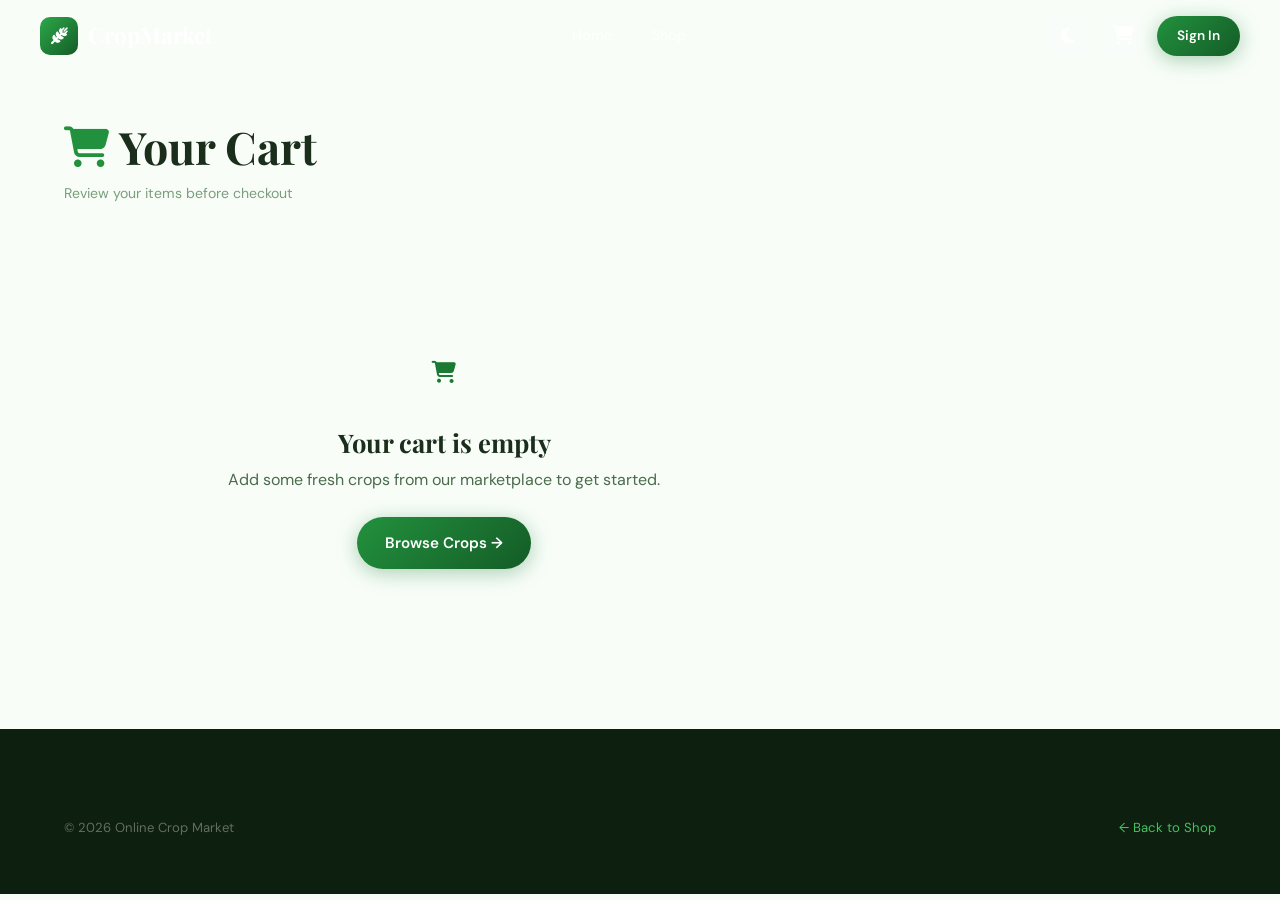
<file: cart.html>
<!DOCTYPE html>
<html lang="en">
<head>
  <meta charset="UTF-8">
  <meta name="viewport" content="width=device-width, initial-scale=1.0">
  <title>Shopping Cart — Online Crop Market</title>
  <link rel="stylesheet" href="style.css">
  <link rel="icon" href="favicon.svg" type="image/svg+xml">
</head>
<body data-page="cart">
  <div id="toast-container"></div>

  <nav id="navbar">
    <div class="nav-inner">
      <a href="index.html" class="nav-logo"><div class="logo-icon"><i class="fa-solid fa-wheat-awn" aria-hidden="true"></i></div>CropMarket</a>
      <div class="nav-links">
        <a href="index.html">Home</a>
        <a href="products.html">Shop</a>
      </div>
      <div class="nav-actions">
        <button class="theme-toggle" title="Toggle theme"><i class="fa-solid fa-moon" aria-hidden="true"></i></button>
        <button class="cart-btn" title="Cart" type="button">
          <i class="fa-solid fa-cart-shopping" aria-hidden="true"></i>
          <span class="cart-badge" style="display:none">0</span>
        </button>
        <a href="login.html" class="btn btn-primary btn-sm">Sign In</a>
      </div>
    </div>
  </nav>

  <div class="container">
    <div class="cart-layout">

      <!-- Cart Items -->
      <div>
        <h2 class="icon-heading" style="margin-bottom:8px"><i class="fa-solid fa-cart-shopping" aria-hidden="true"></i> Your Cart</h2>
        <p style="color:var(--text-light);font-size:.88rem;margin-bottom:24px">Review your items before checkout</p>

        <!-- Empty state -->
        <div class="empty-cart" id="empty-cart" style="display:none">
          <div class="ec-icon"><i class="fa-solid fa-cart-shopping" aria-hidden="true"></i></div>
          <h3>Your cart is empty</h3>
          <p style="margin-bottom:24px">Add some fresh crops from our marketplace to get started.</p>
          <a href="products.html" class="btn btn-primary">Browse Crops →</a>
        </div>

        <!-- Cart items list -->
        <div id="cart-items"></div>

        <!-- Continue shopping -->
        <div style="margin-top:16px;display:none" id="cart-continue-shopping">
          <a href="products.html" class="btn btn-outline">← Continue Shopping</a>
        </div>
      </div>

      <!-- Order Summary -->
      <div id="cart-order-panel">
        <div class="cart-summary">
          <h3>Order Summary</h3>
          <div class="summary-line"><span>Subtotal</span><span class="cart-subtotal">ZMW 0</span></div>
          <div class="summary-line hidden-line"><span>Promo (FRESH10)</span><span class="cart-discount">—</span></div>
          <div class="summary-line"><span>Delivery Fee</span><span class="cart-delivery">ZMW 25</span></div>
          <div class="summary-line"><span>Platform Fee (5%)</span><span class="cart-fee">—</span></div>
          <div class="summary-total">
            <span>Total</span>
            <span class="cart-total">ZMW 0</span>
          </div>
          <a href="checkout.html" id="cart-checkout-link" class="btn btn-primary" style="width:100%;justify-content:center;margin-top:24px;padding:16px">
            Proceed to Checkout →
          </a>
          <div style="display:flex;align-items:center;justify-content:center;gap:8px;margin-top:16px;font-size:.78rem;color:var(--text-light)">
            <i class="fa-solid fa-lock" aria-hidden="true"></i> Secure checkout · Mobile Money · Card
          </div>
        </div>

        <!-- Promo code -->
        <div style="background:var(--white);border:1px solid var(--border);border-radius:var(--radius-lg);padding:20px;margin-top:16px">
          <p style="font-size:.88rem;font-weight:600;color:var(--text-dark);margin-bottom:12px"><i class="fa-solid fa-tag" aria-hidden="true"></i> Have a promo code?</p>
          <div style="display:flex;gap:8px">
            <input type="text" id="promo-code-input" placeholder="Try FRESH10" style="flex:1;padding:10px 14px;border:2px solid var(--border);border-radius:100px;outline:none;background:var(--off-white);color:var(--text-dark);font-size:.85rem">
            <button type="button" class="btn btn-outline btn-sm" id="promo-apply-btn">Apply</button>
          </div>
        </div>
      </div>

    </div>
  </div>

  <footer>
    <div class="footer-bottom" style="max-width:1200px;margin:0 auto;padding:24px">
      <span>© 2026 Online Crop Market</span>
      <a href="products.html" style="color:var(--green-400)">← Back to Shop</a>
    </div>
  </footer>

  <script src="api-client.js"></script>
  <script src="script.js"></script>
</body>
</html>
</file>
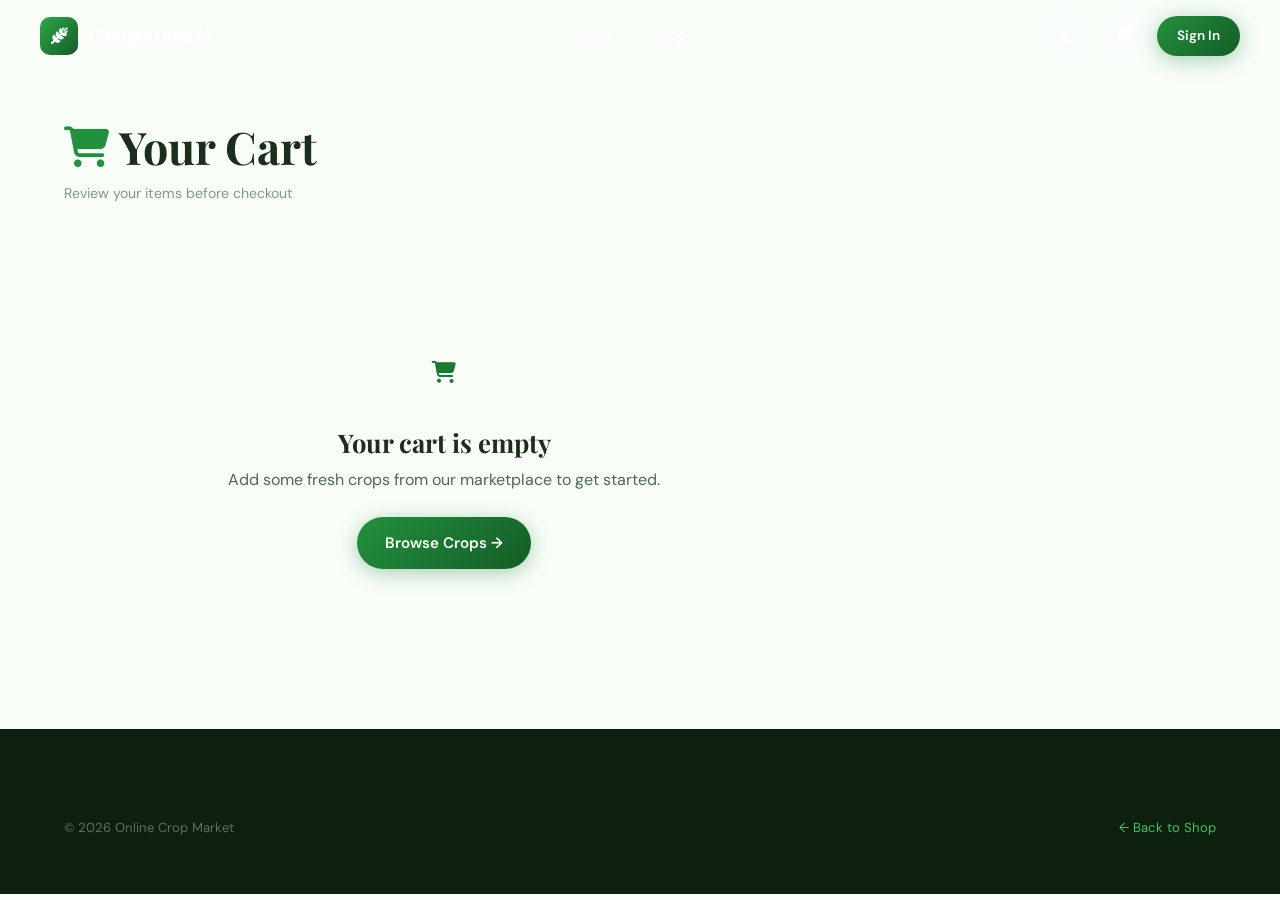
<file: checkout.html>
<!DOCTYPE html>
<html lang="en">
<head>
  <meta charset="UTF-8">
  <meta name="viewport" content="width=device-width, initial-scale=1.0">
  <title>Checkout — Online Crop Market</title>
  <link rel="stylesheet" href="style.css">
  <link rel="icon" href="favicon.svg" type="image/svg+xml">
</head>
<body data-page="checkout">
  <div id="toast-container"></div>

  <nav id="navbar">
    <div class="nav-inner">
      <a href="index.html" class="nav-logo"><div class="logo-icon"><i class="fa-solid fa-wheat-awn" aria-hidden="true"></i></div>CropMarket</a>
      <div class="nav-links">
        <a href="cart.html">← Back to Cart</a>
      </div>
      <div class="nav-actions">
        <button class="theme-toggle" title="Toggle theme"><i class="fa-solid fa-moon" aria-hidden="true"></i></button>
        <button class="cart-btn" title="Cart" type="button">
          <i class="fa-solid fa-cart-shopping" aria-hidden="true"></i>
          <span class="cart-badge" style="display:none">0</span>
        </button>
      </div>
    </div>
  </nav>

  <div class="container">
    <div class="checkout-layout">

      <!-- Left: Forms -->
      <div>
        <!-- Delivery Address -->
        <div class="checkout-card">
          <h3 class="icon-heading"><i class="fa-solid fa-location-dot" aria-hidden="true"></i> Delivery Address</h3>
          <div class="form-row">
            <div class="form-group"><label>First Name</label><input type="text" placeholder="John"></div>
            <div class="form-group"><label>Last Name</label><input type="text" placeholder="Banda"></div>
          </div>
          <div class="form-group"><label>Phone Number</label><input type="tel" placeholder="+260 97 123 4567"></div>
          <div class="form-group">
            <label>Province</label>
            <select>
              <option>Lusaka Province</option>
              <option>Copperbelt Province</option>
              <option>Central Province</option>
              <option>Eastern Province</option>
              <option>Northern Province</option>
              <option>Southern Province</option>
              <option>Western Province</option>
            </select>
          </div>
          <div class="form-row">
            <div class="form-group"><label>Town / City</label><input type="text" placeholder="Lusaka"></div>
            <div class="form-group"><label>Area / Compound</label><input type="text" placeholder="Northmead"></div>
          </div>
          <div class="form-group"><label>Street / Plot Number</label><input type="text" placeholder="Plot 123, Main Road"></div>
          <div class="form-group">
            <label>Delivery Instructions (optional)</label>
            <textarea placeholder="e.g. Leave at the gate, call on arrival…" style="min-height:80px"></textarea>
          </div>
        </div>

        <!-- Payment Method -->
        <div class="checkout-card">
          <h3 class="icon-heading"><i class="fa-solid fa-credit-card" aria-hidden="true"></i> Payment Method</h3>

          <div class="payment-tabs">
            <div class="payment-tab active" data-method="mobile">
              <div class="pt-icon"><i class="fa-solid fa-mobile-screen" aria-hidden="true"></i></div>
              Mobile Money
            </div>
            <div class="payment-tab" data-method="card">
              <div class="pt-icon"><i class="fa-solid fa-credit-card" aria-hidden="true"></i></div>
              Credit / Debit Card
            </div>
            <div class="payment-tab" data-method="cod">
              <div class="pt-icon"><i class="fa-solid fa-money-bill-wave" aria-hidden="true"></i></div>
              Cash on Delivery
            </div>
          </div>

          <!-- Mobile Money -->
          <div class="payment-form active" id="form-mobile">
            <div class="form-group">
              <label>Mobile Network</label>
              <select>
                <option>Airtel Money</option>
                <option>MTN Mobile Money</option>
                <option>Zamtel Kwacha</option>
              </select>
            </div>
            <div class="form-group">
              <label>Mobile Number</label>
              <input type="tel" placeholder="+260 97 000 0000">
            </div>
            <div style="background:var(--green-50);border:1px solid var(--green-200,var(--green-300));border-radius:var(--radius-sm);padding:14px 16px;font-size:.83rem;color:var(--green-700);margin-top:4px">
              <i class="fa-solid fa-mobile-screen" aria-hidden="true"></i> After placing your order, you will receive a payment prompt on your phone. Enter your PIN to complete the payment.
            </div>
          </div>

          <!-- Card Payment -->
          <div class="payment-form" id="form-card">
            <div class="form-group"><label>Card Number</label><input type="text" placeholder="1234 5678 9012 3456" maxlength="19"></div>
            <div class="form-group"><label>Cardholder Name</label><input type="text" placeholder="JOHN BANDA"></div>
            <div class="form-row">
              <div class="form-group"><label>Expiry Date</label><input type="text" placeholder="MM/YY" maxlength="5"></div>
              <div class="form-group"><label>CVV</label><input type="text" placeholder="123" maxlength="4"></div>
            </div>
            <div style="background:#dbeafe;border-radius:var(--radius-sm);padding:12px 16px;font-size:.82rem;color:#1d4ed8;margin-top:4px">
              <i class="fa-solid fa-lock" aria-hidden="true"></i> Your card details are encrypted and never stored on our servers.
            </div>
          </div>

          <!-- Cash on Delivery -->
          <div class="payment-form" id="form-cod">
            <div style="text-align:center;padding:24px;color:var(--text-mid)">
              <div class="dash-quick-icon" style="font-size:2.5rem"><i class="fa-solid fa-money-bill-wave" aria-hidden="true"></i></div>
              <p style="font-size:.9rem;line-height:1.6">Pay with cash when your order is delivered. Our delivery agent will collect payment at your door.</p>
              <p style="font-size:.8rem;color:var(--text-light);margin-top:8px">Available for Lusaka deliveries only.</p>
            </div>
          </div>
        </div>

        <!-- Place Order -->
        <button class="btn btn-primary btn-lg" style="width:100%;justify-content:center" onclick="placeOrder()">
          <i class="fa-solid fa-check" aria-hidden="true"></i> Place Order
        </button>
        <p style="text-align:center;font-size:.78rem;color:var(--text-light);margin-top:12px">
          <i class="fa-solid fa-lock" aria-hidden="true"></i> Secure 256-bit SSL encryption · By placing this order you agree to our Terms
        </p>
      </div>

      <!-- Right: Order Summary -->
      <div>
        <div class="checkout-card" style="position:sticky;top:96px">
          <h3 class="icon-heading"><i class="fa-solid fa-box" aria-hidden="true"></i> Order Summary</h3>
          <div id="order-items" style="margin-bottom:20px"></div>
          <div class="summary-line"><span>Subtotal</span><span class="order-subtotal">ZMW 0</span></div>
          <div class="summary-line hidden-line"><span>Promo (FRESH10)</span><span class="order-discount">—</span></div>
          <div class="summary-line"><span>Delivery</span><span class="order-delivery">ZMW 25</span></div>
          <div class="summary-line"><span>Platform Fee (5%)</span><span class="order-fee">—</span></div>
          <div class="summary-total" style="margin-top:16px">
            <span>Total</span>
            <span class="order-total">ZMW 0</span>
          </div>

          <div style="margin-top:20px;padding:14px;background:var(--green-50);border-radius:var(--radius-md);font-size:.8rem;color:var(--text-mid)">
            <i class="fa-solid fa-truck-fast" aria-hidden="true"></i> <strong>Estimated Delivery:</strong> 24–48 hours for Lusaka<br>
            <i class="fa-solid fa-leaf" aria-hidden="true"></i> <strong>Quality Guaranteed</strong> or full refund
          </div>
        </div>
      </div>

    </div>
  </div>

  <!-- ── Order Success Modal ── -->
  <div class="modal-overlay" id="success-modal">
    <div class="modal" style="max-width:480px">
      <div class="modal-body">
        <div class="success-modal">
          <div class="success-check"><i class="fa-solid fa-circle-check" aria-hidden="true"></i></div>
          <h3>Order Placed Successfully!</h3>
          <p>Thank you for your order. Your fresh produce is on its way!</p>
          <div class="order-number" id="order-id">OCM-000000</div>
          <p style="font-size:.82rem;color:var(--text-light)">You will receive a confirmation SMS on your registered phone number.</p>
          <div style="display:flex;gap:12px;justify-content:center;margin-top:24px;flex-wrap:wrap">
            <a href="products.html" class="btn btn-primary">Continue Shopping</a>
            <a href="index.html" class="btn btn-outline">Back to Home</a>
          </div>
        </div>
      </div>
    </div>
  </div>

  <footer>
    <div class="footer-bottom" style="max-width:1200px;margin:0 auto;padding:24px">
      <span>© 2026 Online Crop Market</span>
      <span><i class="fa-solid fa-lock" aria-hidden="true"></i> Secure Checkout</span>
    </div>
  </footer>

  <script src="api-client.js"></script>
  <script src="script.js"></script>
</body>
</html>
</file>
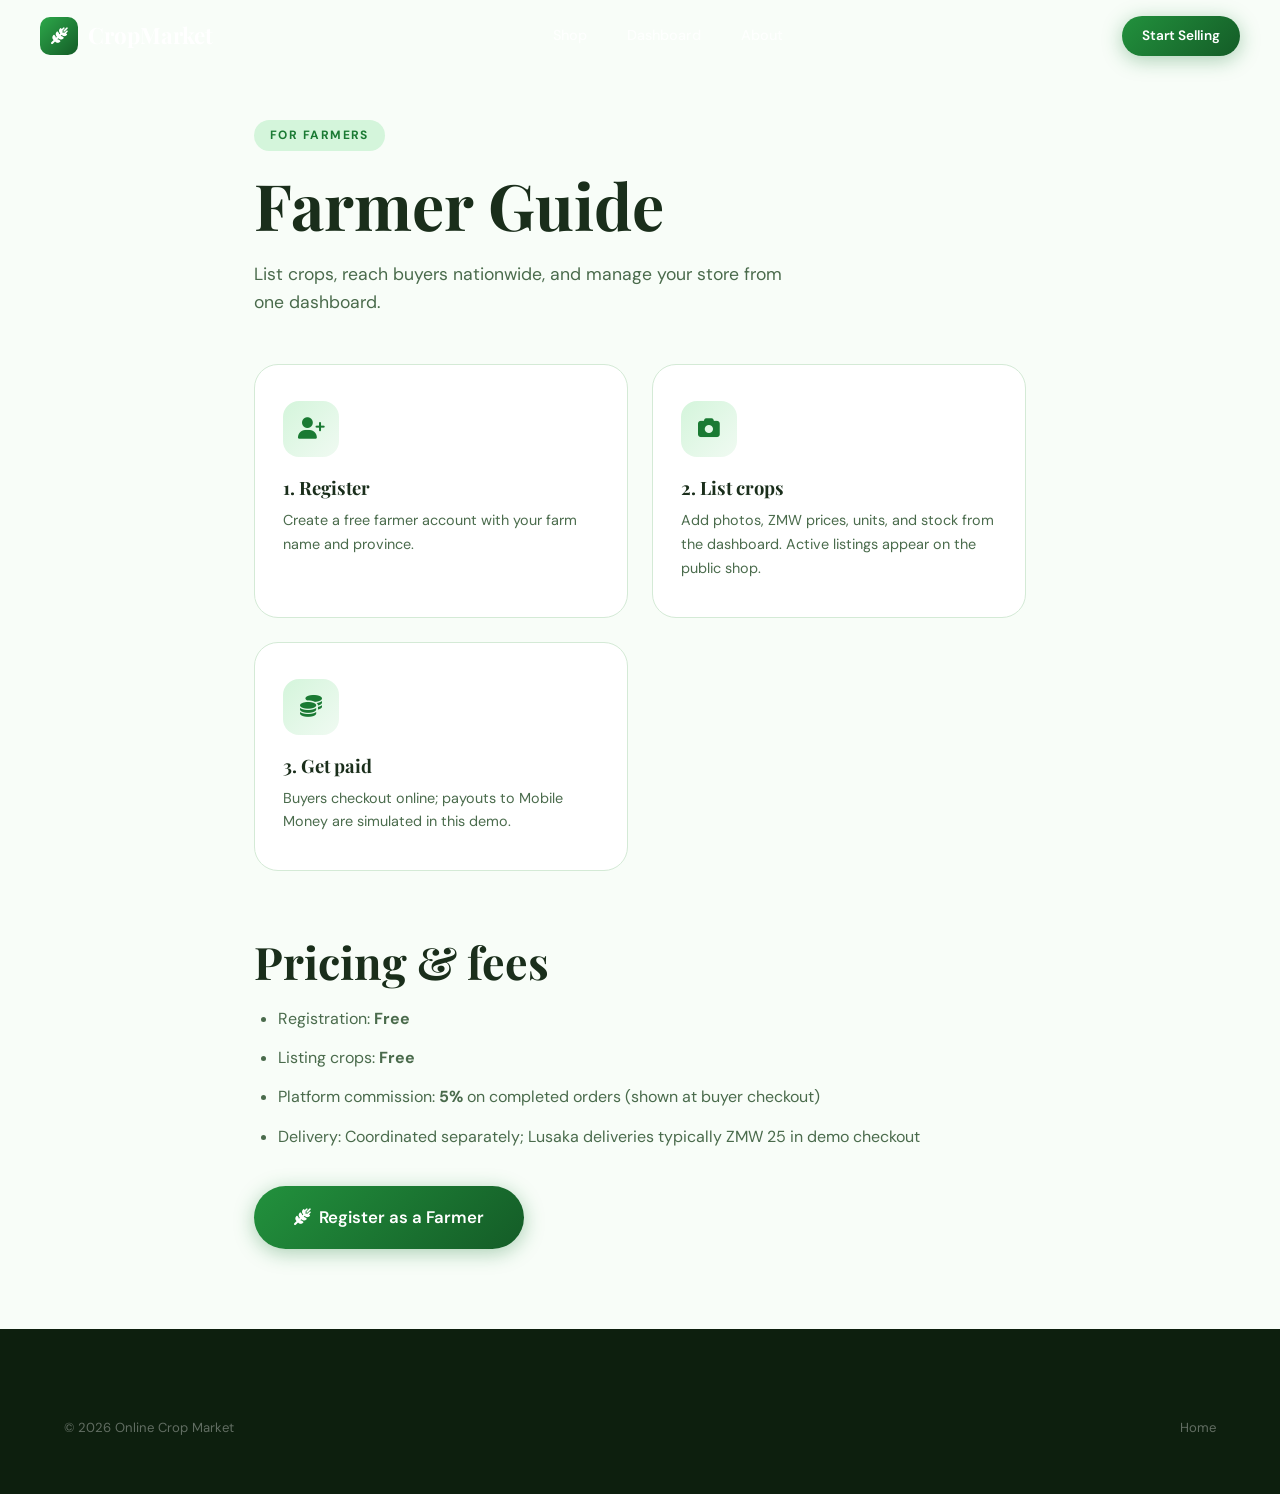
<file: farmer-guide.html>
<!DOCTYPE html>
<html lang="en">
<head>
  <meta charset="UTF-8">
  <meta name="viewport" content="width=device-width, initial-scale=1.0">
  <title>Farmer Guide — Online Crop Market</title>
  <link rel="stylesheet" href="style.css">
  <link rel="icon" href="favicon.svg" type="image/svg+xml">
</head>
<body>
  <div id="toast-container"></div>
  <nav id="navbar">
    <div class="nav-inner">
      <a href="index.html" class="nav-logo"><div class="logo-icon"><i class="fa-solid fa-wheat-awn" aria-hidden="true"></i></div>CropMarket</a>
      <div class="nav-links"><a href="products.html">Shop</a><a href="farmer-dashboard.html">Dashboard</a><a href="about.html">About</a></div>
      <div class="nav-actions"><a href="register.html?type=farmer" class="btn btn-primary btn-sm">Start Selling</a></div>
    </div>
  </nav>

  <main class="container legal-page">
    <span class="section-tag">For Farmers</span>
    <h1 class="section-title">Farmer Guide</h1>
    <p class="section-sub">List crops, reach buyers nationwide, and manage your store from one dashboard.</p>

    <div class="features-grid" style="margin-top:48px">
      <div class="feature-card">
        <div class="feature-icon"><i class="fa-solid fa-user-plus" aria-hidden="true"></i></div>
        <h3>1. Register</h3>
        <p>Create a free farmer account with your farm name and province.</p>
      </div>
      <div class="feature-card">
        <div class="feature-icon"><i class="fa-solid fa-camera" aria-hidden="true"></i></div>
        <h3>2. List crops</h3>
        <p>Add photos, ZMW prices, units, and stock from the dashboard. Active listings appear on the public shop.</p>
      </div>
      <div class="feature-card">
        <div class="feature-icon"><i class="fa-solid fa-coins" aria-hidden="true"></i></div>
        <h3>3. Get paid</h3>
        <p>Buyers checkout online; payouts to Mobile Money are simulated in this demo.</p>
      </div>
    </div>

    <section id="pricing" style="margin-top:64px">
      <h2 class="section-title">Pricing & fees</h2>
      <ul class="legal-body" style="list-style:disc;padding-left:24px;margin-top:16px">
        <li>Registration: <strong>Free</strong></li>
        <li>Listing crops: <strong>Free</strong></li>
        <li>Platform commission: <strong>5%</strong> on completed orders (shown at buyer checkout)</li>
        <li>Delivery: Coordinated separately; Lusaka deliveries typically ZMW 25 in demo checkout</li>
      </ul>
      <a href="register.html?type=farmer" class="btn btn-primary btn-lg" style="margin-top:24px"><i class="fa-solid fa-wheat-awn" aria-hidden="true"></i> Register as a Farmer</a>
    </section>
  </main>

  <footer><div class="footer-bottom" style="max-width:1200px;margin:0 auto;padding:24px"><span>© 2026 Online Crop Market</span><a href="index.html">Home</a></div></footer>
  <script src="api-client.js"></script>
  <script src="script.js"></script>
</body>
</html>
</file>
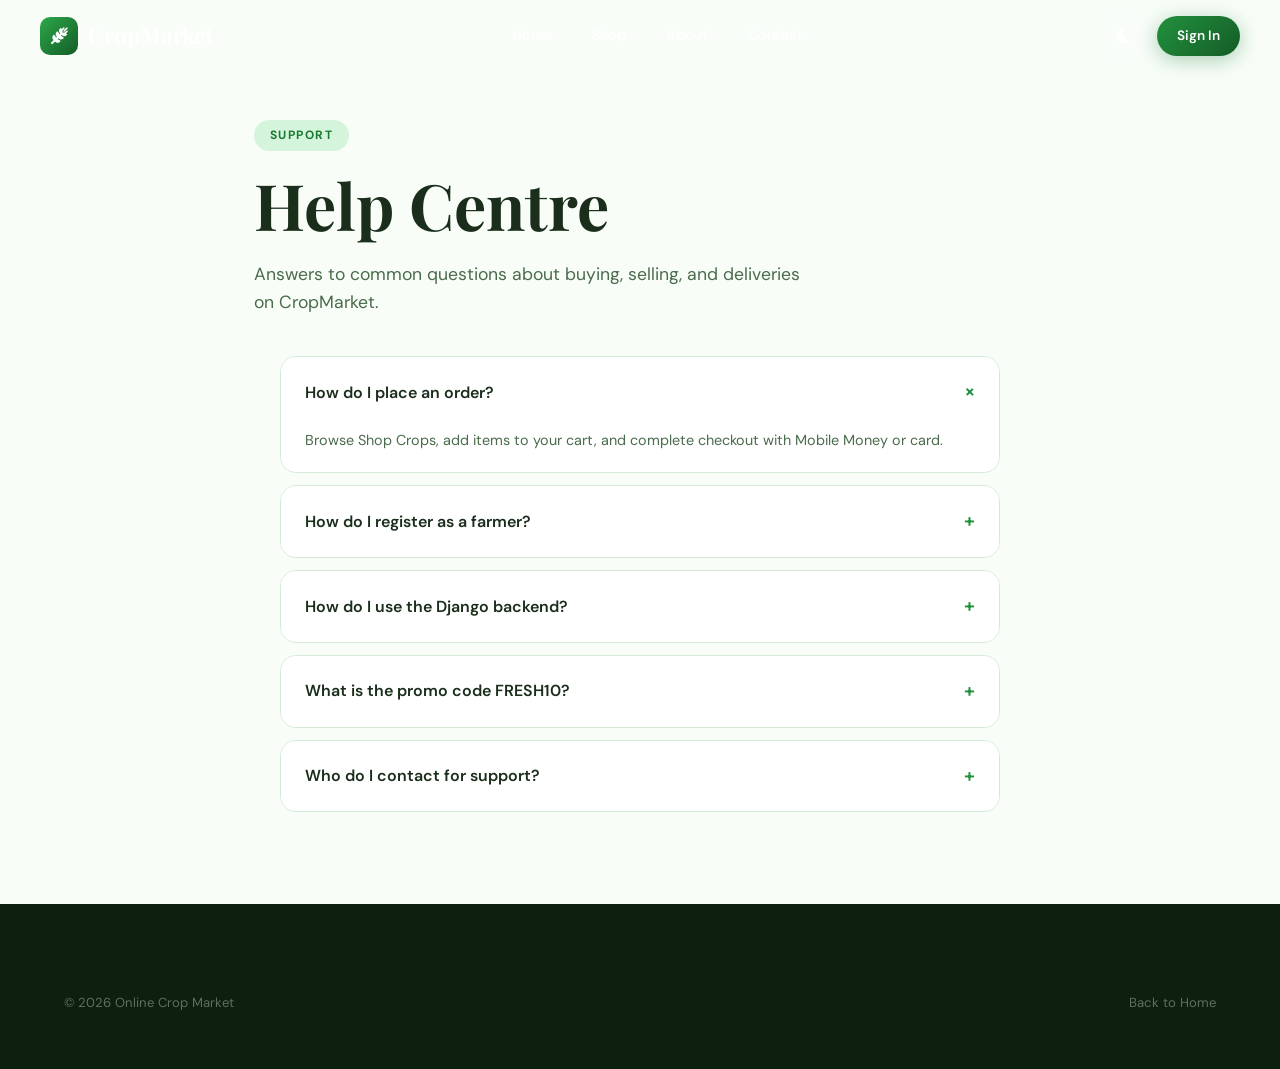
<file: help.html>
<!DOCTYPE html>
<html lang="en">
<head>
  <meta charset="UTF-8">
  <meta name="viewport" content="width=device-width, initial-scale=1.0">
  <title>Help Centre — Online Crop Market</title>
  <link rel="stylesheet" href="style.css">
  <link rel="icon" href="favicon.svg" type="image/svg+xml">
</head>
<body data-page="help">
  <div id="toast-container"></div>
  <nav id="navbar">
    <div class="nav-inner">
      <a href="index.html" class="nav-logo"><div class="logo-icon"><i class="fa-solid fa-wheat-awn" aria-hidden="true"></i></div>CropMarket</a>
      <div class="nav-links">
        <a href="index.html">Home</a>
        <a href="products.html">Shop</a>
        <a href="about.html">About</a>
        <a href="index.html#contact">Contact</a>
      </div>
      <div class="nav-actions">
        <button class="theme-toggle" title="Toggle theme" type="button"><i class="fa-solid fa-moon" aria-hidden="true"></i></button>
        <a href="login.html" class="btn btn-primary btn-sm">Sign In</a>
      </div>
    </div>
  </nav>

  <main class="container legal-page">
    <span class="section-tag">Support</span>
    <h1 class="section-title">Help Centre</h1>
    <p class="section-sub">Answers to common questions about buying, selling, and deliveries on CropMarket.</p>

    <div class="faq-list" style="margin-top:40px">
      <div class="faq-item open">
        <div class="faq-q">How do I place an order? <i class="faq-icon">+</i></div>
        <div class="faq-a">Browse <a href="products.html">Shop Crops</a>, add items to your cart, and complete checkout with Mobile Money or card.</div>
      </div>
      <div class="faq-item">
        <div class="faq-q">How do I register as a farmer? <i class="faq-icon">+</i></div>
        <div class="faq-a"><a href="register.html?type=farmer">Create a farmer account</a>, then use the dashboard to list crops with photos and prices.</div>
      </div>
      <div class="faq-item">
        <div class="faq-q">How do I use the Django backend? <i class="faq-icon">+</i></div>
        <div class="faq-a">From the <code>backend</code> folder run <code>python manage.py runserver</code>, then open <a href="http://127.0.0.1:8000/">127.0.0.1:8000</a>. Demo accounts: <strong>buyer@demo.com</strong> or <strong>farmer@demo.com</strong>, password <strong>123456</strong>.</div>
      </div>
      <div class="faq-item">
        <div class="faq-q">What is the promo code FRESH10? <i class="faq-icon">+</i></div>
        <div class="faq-a">Enter <strong>FRESH10</strong> on the cart page for 10% off your subtotal (demo promotion).</div>
      </div>
      <div class="faq-item">
        <div class="faq-q">Who do I contact for support? <i class="faq-icon">+</i></div>
        <div class="faq-a">Email <a href="mailto:hello@onlinecropmarket.zm">hello@onlinecropmarket.zm</a> or call +260 97 123 4567, Mon–Fri 08:00–18:00 CAT.</div>
      </div>
    </div>
  </main>

  <footer>
    <div class="footer-bottom" style="max-width:1200px;margin:0 auto;padding:24px">
      <span>© 2026 Online Crop Market</span>
      <a href="index.html">Back to Home</a>
    </div>
  </footer>
  <script src="api-client.js"></script>
  <script src="script.js"></script>
</body>
</html>
</file>
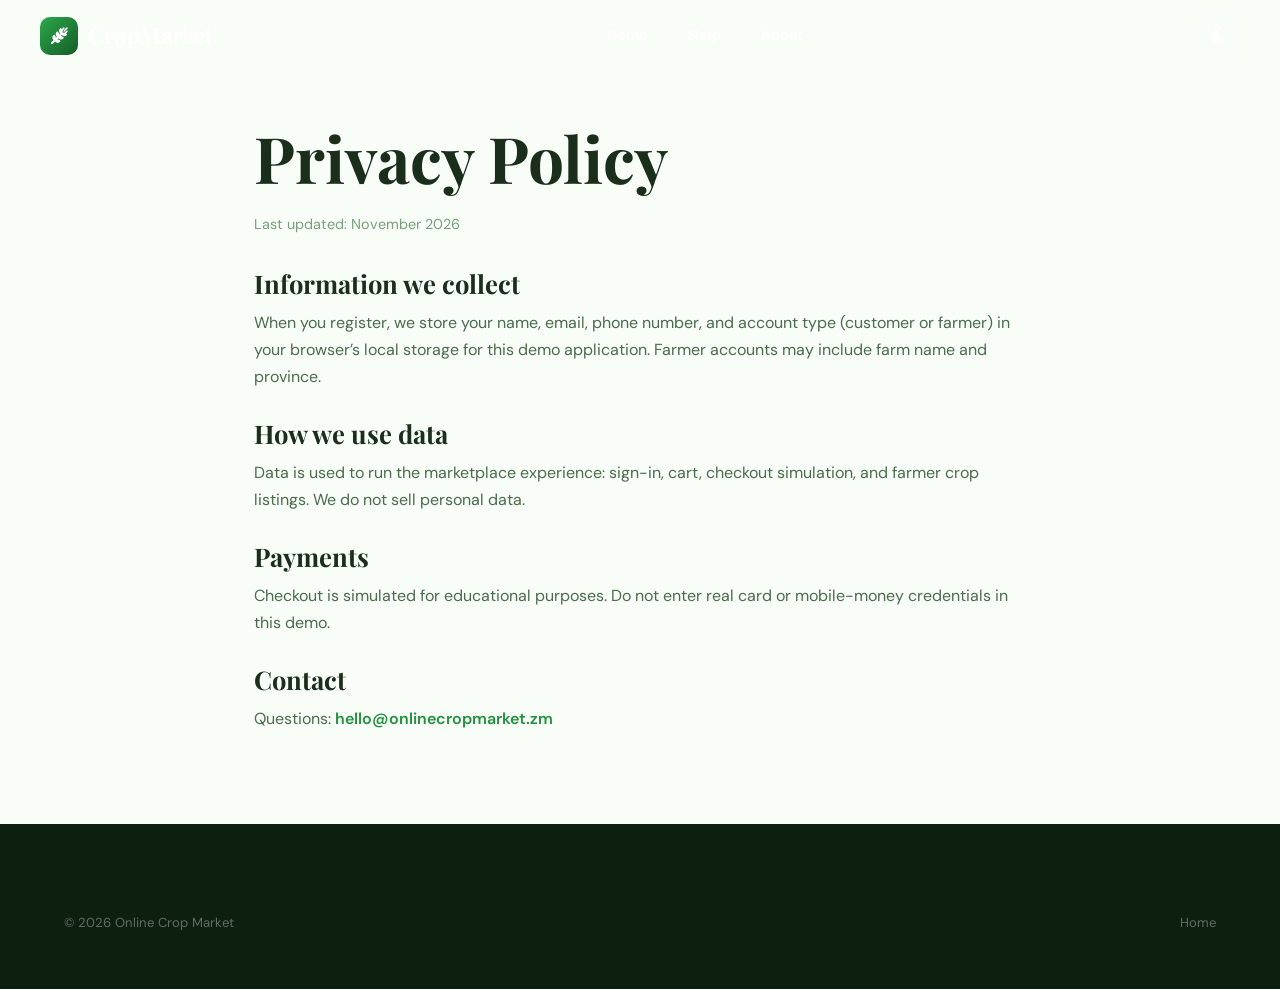
<file: privacy.html>
<!DOCTYPE html>
<html lang="en">
<head>
  <meta charset="UTF-8">
  <meta name="viewport" content="width=device-width, initial-scale=1.0">
  <title>Privacy Policy — Online Crop Market</title>
  <link rel="stylesheet" href="style.css">
  <link rel="icon" href="favicon.svg" type="image/svg+xml">
</head>
<body>
  <div id="toast-container"></div>
  <nav id="navbar">
    <div class="nav-inner">
      <a href="index.html" class="nav-logo"><div class="logo-icon"><i class="fa-solid fa-wheat-awn" aria-hidden="true"></i></div>CropMarket</a>
      <div class="nav-links"><a href="index.html">Home</a><a href="products.html">Shop</a><a href="about.html">About</a></div>
      <div class="nav-actions"><button class="theme-toggle" title="Toggle theme" type="button"><i class="fa-solid fa-moon" aria-hidden="true"></i></button></div>
    </div>
  </nav>

  <main class="container legal-page">
    <h1 class="section-title">Privacy Policy</h1>
    <p class="legal-updated">Last updated: November 2026</p>
    <div class="legal-body">
      <h3>Information we collect</h3>
      <p>When you register, we store your name, email, phone number, and account type (customer or farmer) in your browser’s local storage for this demo application. Farmer accounts may include farm name and province.</p>
      <h3>How we use data</h3>
      <p>Data is used to run the marketplace experience: sign-in, cart, checkout simulation, and farmer crop listings. We do not sell personal data.</p>
      <h3>Payments</h3>
      <p>Checkout is simulated for educational purposes. Do not enter real card or mobile-money credentials in this demo.</p>
      <h3>Contact</h3>
      <p>Questions: <a href="mailto:hello@onlinecropmarket.zm">hello@onlinecropmarket.zm</a></p>
    </div>
  </main>

  <footer><div class="footer-bottom" style="max-width:1200px;margin:0 auto;padding:24px"><span>© 2026 Online Crop Market</span><a href="index.html">Home</a></div></footer>
  <script src="api-client.js"></script>
  <script src="script.js"></script>
</body>
</html>
</file>
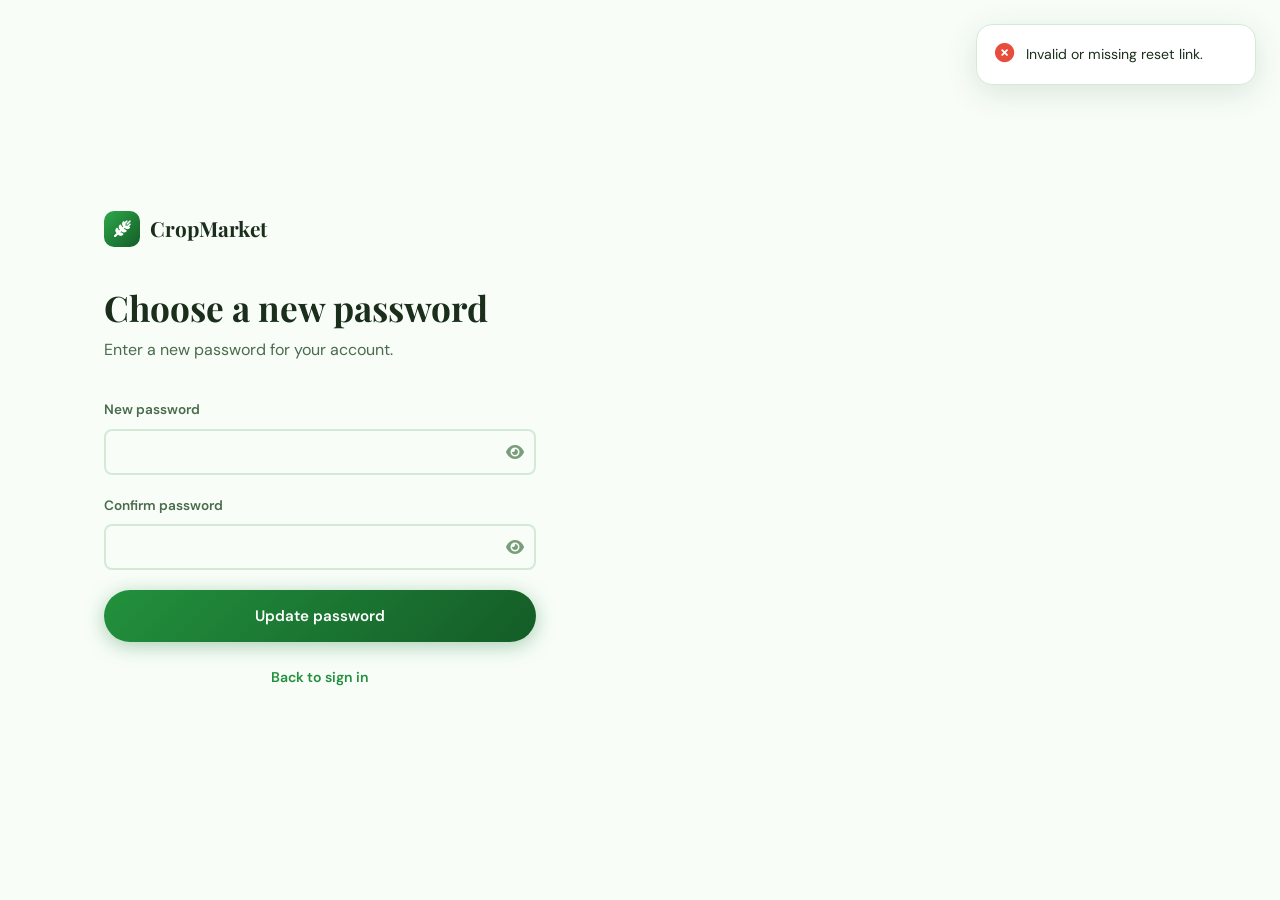
<file: reset-password.html>
<!DOCTYPE html>
<html lang="en">
<head>
  <meta charset="UTF-8">
  <meta name="viewport" content="width=device-width, initial-scale=1.0">
  <title>Reset Password — CropMarket</title>
  <link rel="stylesheet" href="style.css">
  <link rel="icon" href="favicon.svg" type="image/svg+xml">
</head>
<body data-page="reset">
  <div id="toast-container"></div>
  <div class="auth-layout">
    <div class="auth-form-wrap" style="width:100%;max-width:480px;margin:0 auto;padding:48px 24px">
      <div class="auth-form-inner">
        <a href="index.html" class="auth-logo"><div class="logo-icon"><i class="fa-solid fa-wheat-awn" aria-hidden="true"></i></div>CropMarket</a>
        <h1 class="auth-title">Choose a new password</h1>
        <p class="auth-subtitle">Enter a new password for your account.</p>
        <form id="reset-password-form">
          <div class="form-group">
            <label>New password</label>
            <div class="password-toggle">
              <input type="password" name="password" minlength="6" required autocomplete="new-password">
              <button type="button" class="eye-btn" aria-label="Show password"><i class="fa-solid fa-eye"></i></button>
            </div>
          </div>
          <div class="form-group">
            <label>Confirm password</label>
            <div class="password-toggle">
              <input type="password" name="confirm" minlength="6" required autocomplete="new-password">
              <button type="button" class="eye-btn" aria-label="Show password"><i class="fa-solid fa-eye"></i></button>
            </div>
          </div>
          <button type="submit" class="btn btn-primary" style="width:100%;justify-content:center;padding:16px">Update password</button>
        </form>
        <p class="auth-footer" style="margin-top:24px"><a href="login.html">Back to sign in</a></p>
      </div>
    </div>
  </div>
  <script src="api-client.js"></script>
  <script src="script.js"></script>
</body>
</html>
</file>
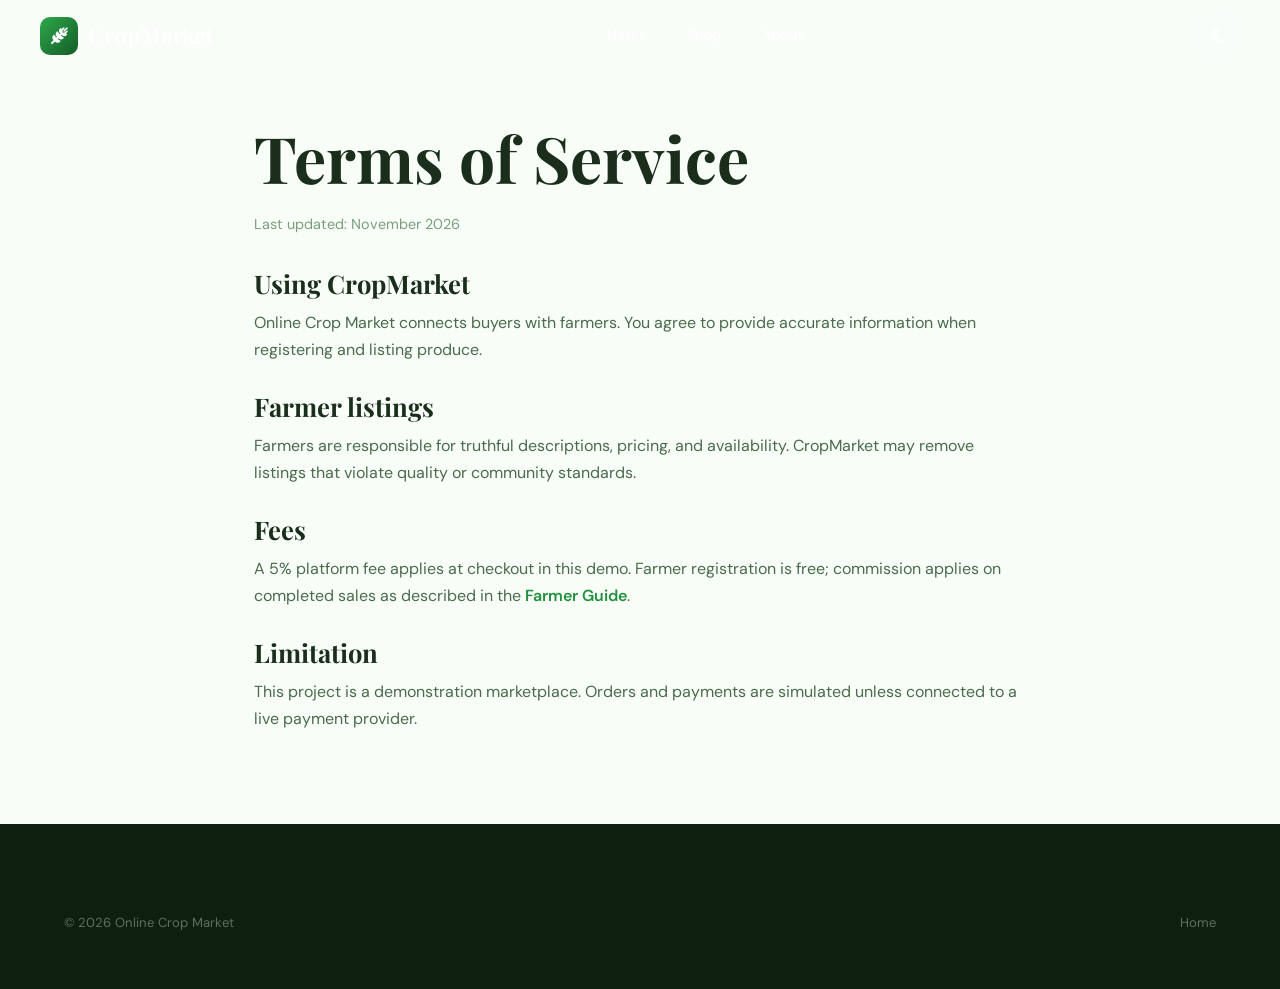
<file: terms.html>
<!DOCTYPE html>
<html lang="en">
<head>
  <meta charset="UTF-8">
  <meta name="viewport" content="width=device-width, initial-scale=1.0">
  <title>Terms of Service — Online Crop Market</title>
  <link rel="stylesheet" href="style.css">
  <link rel="icon" href="favicon.svg" type="image/svg+xml">
</head>
<body>
  <div id="toast-container"></div>
  <nav id="navbar">
    <div class="nav-inner">
      <a href="index.html" class="nav-logo"><div class="logo-icon"><i class="fa-solid fa-wheat-awn" aria-hidden="true"></i></div>CropMarket</a>
      <div class="nav-links"><a href="index.html">Home</a><a href="products.html">Shop</a><a href="about.html">About</a></div>
      <div class="nav-actions"><button class="theme-toggle" title="Toggle theme" type="button"><i class="fa-solid fa-moon" aria-hidden="true"></i></button></div>
    </div>
  </nav>

  <main class="container legal-page">
    <h1 class="section-title">Terms of Service</h1>
    <p class="legal-updated">Last updated: November 2026</p>
    <div class="legal-body">
      <h3>Using CropMarket</h3>
      <p>Online Crop Market connects buyers with farmers. You agree to provide accurate information when registering and listing produce.</p>
      <h3>Farmer listings</h3>
      <p>Farmers are responsible for truthful descriptions, pricing, and availability. CropMarket may remove listings that violate quality or community standards.</p>
      <h3>Fees</h3>
      <p>A 5% platform fee applies at checkout in this demo. Farmer registration is free; commission applies on completed sales as described in the <a href="farmer-guide.html#pricing">Farmer Guide</a>.</p>
      <h3>Limitation</h3>
      <p>This project is a demonstration marketplace. Orders and payments are simulated unless connected to a live payment provider.</p>
    </div>
  </main>

  <footer><div class="footer-bottom" style="max-width:1200px;margin:0 auto;padding:24px"><span>© 2026 Online Crop Market</span><a href="index.html">Home</a></div></footer>
  <script src="api-client.js"></script>
  <script src="script.js"></script>
</body>
</html>
</file>
<file: style.css>
/* =============================================
   ONLINE CROP MARKET - Main Stylesheet
   ============================================= */

@import url('https://fonts.googleapis.com/css2?family=Playfair+Display:wght@700;800&family=DM+Sans:wght@300;400;500;600;700&display=swap');
@import url('https://cdnjs.cloudflare.com/ajax/libs/font-awesome/6.5.1/css/all.min.css');

/* ── Icon utilities (Font Awesome) ── */
.logo-icon i,
.feature-icon i,
.value-icon i,
.ci-icon i,
.af-icon i,
.sl-icon i,
.st-icon i,
.ec-icon i,
.pt-icon i,
.success-check i,
.ciu-icon i,
.upload-icon i,
.search-bar > i,
.wishlist-btn i {
  line-height: 1;
}
.logo-icon i { font-size: 1.05rem; color: #fff; }
.feature-icon i,
.value-icon i,
.st-icon i,
.ec-icon i,
.pt-icon i,
.ciu-icon i,
.upload-icon i { font-size: 1.35rem; color: var(--green-700); }
.ci-icon i { font-size: 1rem; color: var(--green-600); }
.af-icon i { font-size: 1rem; color: var(--green-600); }
.sl-icon i { font-size: .95rem; width: 22px; text-align: center; color: inherit; }
.success-check i { font-size: 2rem; color: var(--green-600); }
.social-link i { font-size: .95rem; }
.icon-heading { display: inline-flex; align-items: center; gap: 10px; }
.icon-heading i { color: var(--green-600); font-size: .9em; }
.btn i { margin-right: 6px; }
.btn i:only-child { margin-right: 0; }
.filter-btn i { margin-right: 6px; opacity: .85; }
.mobile-menu a i { width: 18px; text-align: center; margin-right: 8px; opacity: .7; }
.partner-badge i { margin-right: 8px; color: var(--green-600); }
.dash-quick-icon { font-size: 1.75rem; margin-bottom: 8px; color: var(--green-600); }
.ustatus::before { content: none; }
.ustatus { display: flex; align-items: center; gap: 6px; }
.ustatus .status-dot {
  width: 8px; height: 8px; border-radius: 50%;
  background: var(--green-400); flex-shrink: 0;
}

/* ── CSS Variables ── */
:root {
  --green-900: #0f3d1a;
  --green-800: #145c27;
  --green-700: #1a7a33;
  --green-600: #22913d;
  --green-500: #2da84a;
  --green-400: #45c162;
  --green-300: #72d387;
  --green-100: #d4f5db;
  --green-50:  #f0faf2;
  --gold:      #e8a020;
  --gold-light:#ffd166;
  --dark:      #0d1f0e;
  --text-dark: #1a2e1b;
  --text-mid:  #4a6b4c;
  --text-light:#7a9e7c;
  --white:     #ffffff;
  --off-white: #f8fdf8;
  --border:    #d4ead6;
  --shadow-sm: 0 2px 8px rgba(15,61,26,.08);
  --shadow-md: 0 8px 32px rgba(15,61,26,.12);
  --shadow-lg: 0 20px 60px rgba(15,61,26,.16);
  --radius-sm: 8px;
  --radius-md: 16px;
  --radius-lg: 24px;
  --radius-xl: 32px;
  --font-display: 'Playfair Display', serif;
  --font-body:    'DM Sans', sans-serif;
  --transition:   all .25s cubic-bezier(.4,0,.2,1);
}

/* Dark Mode */
[data-theme="dark"] {
  --off-white:  #0d1f0e;
  --white:      #152617;
  --text-dark:  #e8f5ea;
  --text-mid:   #a8c9aa;
  --text-light: #6a9b6d;
  --border:     #2a4a2c;
  --shadow-sm:  0 2px 8px rgba(0,0,0,.3);
  --shadow-md:  0 8px 32px rgba(0,0,0,.4);
  --shadow-lg:  0 20px 60px rgba(0,0,0,.5);
}

/* ── Reset & Base ── */
*, *::before, *::after { box-sizing: border-box; margin: 0; padding: 0; }

html { scroll-behavior: smooth; font-size: 16px; }

body {
  font-family: var(--font-body);
  background: var(--off-white);
  color: var(--text-dark);
  line-height: 1.6;
  overflow-x: hidden;
  transition: background .3s, color .3s;
}

img { max-width: 100%; display: block; }
a  { text-decoration: none; color: inherit; }
ul { list-style: none; }
button { cursor: pointer; font-family: var(--font-body); }
input, select, textarea { font-family: var(--font-body); }

/* ── Typography ── */
h1, h2, h3 { font-family: var(--font-display); line-height: 1.2; }
h1 { font-size: clamp(2.4rem, 5vw, 4rem); }
h2 { font-size: clamp(1.8rem, 3.5vw, 2.8rem); }
h3 { font-size: clamp(1.2rem, 2vw, 1.6rem); }

/* ── Utilities ── */
.container { max-width: 1200px; margin: 0 auto; padding: 0 24px; }
.section-pad { padding: 96px 0; }

.legal-page {
  padding: 120px 24px 80px;
  max-width: 820px;
}
.legal-updated { color: var(--text-light); font-size: .9rem; margin: 8px 0 32px; }
.legal-body h3 { margin: 28px 0 10px; font-family: var(--font-display); color: var(--text-dark); }
.legal-body p, .legal-body li { color: var(--text-mid); line-height: 1.7; margin-bottom: 12px; }
.legal-body a { color: var(--green-600); font-weight: 600; }
.text-center { text-align: center; }
.flex { display: flex; }
.flex-col { flex-direction: column; }
.items-center { align-items: center; }
.justify-between { justify-content: space-between; }
.gap-4 { gap: 16px; }
.gap-8 { gap: 32px; }

.section-tag {
  display: inline-block;
  background: var(--green-100);
  color: var(--green-700);
  font-size: .75rem;
  font-weight: 700;
  letter-spacing: .12em;
  text-transform: uppercase;
  padding: 6px 16px;
  border-radius: 100px;
  margin-bottom: 16px;
}
[data-theme="dark"] .section-tag { background: rgba(45,168,74,.2); color: var(--green-300); }

.section-title { color: var(--text-dark); margin-bottom: 16px; }
.section-sub   { color: var(--text-mid); font-size: 1.1rem; max-width: 560px; }
.section-sub.center { margin: 0 auto; }

/* ── Buttons ── */
.btn {
  display: inline-flex;
  align-items: center;
  gap: 8px;
  padding: 14px 28px;
  border-radius: 100px;
  font-size: .95rem;
  font-weight: 600;
  border: none;
  transition: var(--transition);
  position: relative;
  overflow: hidden;
}
.btn::after {
  content: '';
  position: absolute;
  inset: 0;
  background: rgba(255,255,255,.15);
  opacity: 0;
  transition: opacity .2s;
}
.btn:hover::after { opacity: 1; }
.btn:active { transform: scale(.97); }

.btn-primary {
  background: linear-gradient(135deg, var(--green-600), var(--green-800));
  color: #fff;
  box-shadow: 0 4px 20px rgba(22,122,51,.35);
}
.btn-primary:hover { box-shadow: 0 8px 32px rgba(22,122,51,.5); transform: translateY(-2px); }

.btn-outline {
  background: transparent;
  color: var(--green-700);
  border: 2px solid var(--green-400);
}
.btn-outline:hover { background: var(--green-50); transform: translateY(-2px); }
[data-theme="dark"] .btn-outline { color: var(--green-300); border-color: var(--green-700); }
[data-theme="dark"] .btn-outline:hover { background: rgba(45,168,74,.1); }

.btn-gold {
  background: linear-gradient(135deg, var(--gold), #c07010);
  color: #fff;
  box-shadow: 0 4px 20px rgba(232,160,32,.3);
}
.btn-gold:hover { box-shadow: 0 8px 32px rgba(232,160,32,.5); transform: translateY(-2px); }

.btn-sm { padding: 9px 20px; font-size: .85rem; }
.btn-lg { padding: 18px 40px; font-size: 1.05rem; }

/* ── Navbar ── */
#navbar {
  position: fixed;
  top: 0; left: 0; right: 0;
  z-index: 1000;
  padding: 0 24px;
  transition: var(--transition);
}
#navbar.scrolled {
  background: rgba(255,255,255,.92);
  backdrop-filter: blur(20px);
  box-shadow: var(--shadow-sm);
}
[data-theme="dark"] #navbar.scrolled { background: rgba(13,31,14,.92); }

.nav-inner {
  max-width: 1200px;
  margin: 0 auto;
  display: flex;
  align-items: center;
  justify-content: space-between;
  height: 72px;
}

.nav-logo {
  display: flex;
  align-items: center;
  gap: 10px;
  font-family: var(--font-display);
  font-size: 1.4rem;
  font-weight: 700;
  color: var(--white);
  transition: color .3s;
}
.nav-logo .logo-icon {
  width: 38px; height: 38px;
  background: linear-gradient(135deg, var(--green-500), var(--green-800));
  border-radius: 10px;
  display: grid;
  place-items: center;
  font-size: 1.2rem;
}
#navbar.scrolled .nav-logo { color: var(--text-dark); }

.nav-links {
  display: flex;
  align-items: center;
  gap: 8px;
}
.nav-links a {
  padding: 8px 16px;
  border-radius: 100px;
  font-size: .9rem;
  font-weight: 500;
  color: rgba(255,255,255,.85);
  transition: var(--transition);
}
.nav-links a:hover { background: rgba(255,255,255,.15); color: #fff; }
#navbar.scrolled .nav-links a { color: var(--text-mid); }
#navbar.scrolled .nav-links a:hover { background: var(--green-50); color: var(--green-700); }

.nav-actions {
  display: flex;
  align-items: center;
  gap: 12px;
}

.cart-btn {
  position: relative;
  background: rgba(255,255,255,.15);
  border: none;
  width: 44px; height: 44px;
  border-radius: 12px;
  display: grid;
  place-items: center;
  font-size: 1.2rem;
  color: #fff;
  transition: var(--transition);
}
.cart-btn:hover { background: rgba(255,255,255,.25); }
#navbar.scrolled .cart-btn { background: var(--green-50); color: var(--green-700); }
#navbar.scrolled .cart-btn:hover { background: var(--green-100); }

.cart-badge {
  position: absolute;
  top: -5px; right: -5px;
  background: var(--gold);
  color: #fff;
  font-size: .65rem;
  font-weight: 700;
  min-width: 18px; height: 18px;
  border-radius: 9px;
  display: grid;
  place-items: center;
  padding: 0 4px;
}

.theme-toggle {
  background: rgba(255,255,255,.15);
  border: none;
  width: 44px; height: 44px;
  border-radius: 12px;
  display: grid;
  place-items: center;
  font-size: 1.1rem;
  color: #fff;
  transition: var(--transition);
}
.theme-toggle:hover { background: rgba(255,255,255,.25); }
#navbar.scrolled .theme-toggle { background: var(--green-50); color: var(--green-700); }

.hamburger {
  display: none;
  background: rgba(255,255,255,.15);
  border: none;
  width: 44px; height: 44px;
  border-radius: 12px;
  flex-direction: column;
  align-items: center;
  justify-content: center;
  gap: 5px;
  color: #fff;
  font-size: 1.3rem;
}
#navbar.scrolled .hamburger { background: var(--green-50); color: var(--green-700); }

/* ── Hero ── */
.hero {
  min-height: 100vh;
  position: relative;
  display: flex;
  align-items: center;
  overflow: hidden;
}

.hero-bg {
  position: absolute;
  inset: 0;
  background-image: url('https://images.unsplash.com/photo-1464226184884-fa280b87c399?w=1920&q=80');
  background-size: cover;
  background-position: center;
  transform: scale(1.05);
  animation: heroZoom 12s ease-in-out infinite alternate;
}
@keyframes heroZoom { to { transform: scale(1); } }

.hero-overlay {
  position: absolute;
  inset: 0;
  background: linear-gradient(135deg,
    rgba(10,35,12,.85) 0%,
    rgba(15,61,26,.7) 50%,
    rgba(10,35,12,.5) 100%);
}

.hero-content {
  position: relative;
  z-index: 2;
  max-width: 700px;
  animation: fadeUp .8s ease both;
}
@keyframes fadeUp { from { opacity:0; transform:translateY(30px); } to { opacity:1; transform:translateY(0); } }

.hero-badge {
  display: inline-flex;
  align-items: center;
  gap: 8px;
  background: rgba(255,255,255,.12);
  border: 1px solid rgba(255,255,255,.2);
  backdrop-filter: blur(10px);
  padding: 8px 18px;
  border-radius: 100px;
  color: var(--gold-light);
  font-size: .85rem;
  font-weight: 600;
  letter-spacing: .06em;
  margin-bottom: 24px;
}

.hero h1 {
  color: #fff;
  margin-bottom: 24px;
  text-shadow: 0 2px 20px rgba(0,0,0,.3);
}
.hero h1 span { color: var(--gold-light); display: block; }

.hero-sub {
  color: rgba(255,255,255,.8);
  font-size: 1.15rem;
  margin-bottom: 40px;
  line-height: 1.7;
}

.hero-btns { display: flex; gap: 16px; flex-wrap: wrap; }

.hero-stats {
  position: absolute;
  bottom: 48px;
  left: 0; right: 0;
  z-index: 2;
}
.hero-stats .container { display: flex; gap: 32px; flex-wrap: wrap; }
.stat-card {
  background: rgba(255,255,255,.1);
  backdrop-filter: blur(20px);
  border: 1px solid rgba(255,255,255,.15);
  border-radius: var(--radius-md);
  padding: 20px 32px;
  color: #fff;
}
.stat-card .num { font-family: var(--font-display); font-size: 2rem; font-weight: 700; color: var(--gold-light); }
.stat-card .label { font-size: .85rem; opacity: .8; margin-top: 2px; }

/* ── Features / Why Us ── */
.features-grid {
  display: grid;
  grid-template-columns: repeat(auto-fit, minmax(250px,1fr));
  gap: 24px;
  margin-top: 56px;
}
.feature-card {
  background: var(--white);
  border: 1px solid var(--border);
  border-radius: var(--radius-lg);
  padding: 36px 28px;
  transition: var(--transition);
  position: relative;
  overflow: hidden;
}
.feature-card::before {
  content: '';
  position: absolute;
  top: 0; left: 0; right: 0;
  height: 3px;
  background: linear-gradient(90deg, var(--green-500), var(--green-300));
  opacity: 0;
  transition: opacity .3s;
}
.feature-card:hover { box-shadow: var(--shadow-md); transform: translateY(-4px); }
.feature-card:hover::before { opacity: 1; }

.feature-icon {
  width: 56px; height: 56px;
  background: linear-gradient(135deg, var(--green-100), var(--green-50));
  border-radius: 16px;
  display: grid;
  place-items: center;
  font-size: 1.6rem;
  margin-bottom: 20px;
}
[data-theme="dark"] .feature-icon { background: rgba(45,168,74,.15); }
.feature-card h3 { font-size: 1.15rem; margin-bottom: 10px; color: var(--text-dark); }
.feature-card p  { color: var(--text-mid); font-size: .9rem; line-height: 1.65; }

/* ── Products Grid ── */
.products-section { background: var(--white); }
[data-theme="dark"] .products-section { background: var(--off-white); }

.products-header {
  display: flex;
  align-items: flex-end;
  justify-content: space-between;
  flex-wrap: wrap;
  gap: 16px;
  margin-bottom: 40px;
}

.filter-bar {
  display: flex;
  gap: 8px;
  flex-wrap: wrap;
  margin-bottom: 32px;
}
.filter-btn {
  padding: 8px 20px;
  border-radius: 100px;
  border: 2px solid var(--border);
  background: transparent;
  color: var(--text-mid);
  font-size: .85rem;
  font-weight: 600;
  transition: var(--transition);
}
.filter-btn:hover, .filter-btn.active {
  border-color: var(--green-500);
  background: var(--green-600);
  color: #fff;
}

.search-bar {
  display: flex;
  align-items: center;
  gap: 12px;
  background: var(--off-white);
  border: 2px solid var(--border);
  border-radius: 100px;
  padding: 10px 20px;
  margin-bottom: 32px;
  max-width: 400px;
  transition: border-color .2s;
}
.search-bar:focus-within { border-color: var(--green-500); }
.search-bar input {
  border: none;
  background: transparent;
  outline: none;
  font-size: .95rem;
  color: var(--text-dark);
  flex: 1;
  min-width: 0;
}
.search-bar span { color: var(--text-light); font-size: 1.1rem; }

.products-grid {
  display: grid;
  grid-template-columns: repeat(auto-fill, minmax(270px, 1fr));
  gap: 24px;
}

.product-card {
  background: var(--white);
  border: 1px solid var(--border);
  border-radius: var(--radius-lg);
  overflow: hidden;
  transition: var(--transition);
  position: relative;
}
[data-theme="dark"] .product-card { background: #152617; border-color: #2a4a2c; }
.product-card:hover { box-shadow: var(--shadow-lg); transform: translateY(-6px); }

.product-img-wrap {
  position: relative;
  height: 220px;
  overflow: hidden;
}
.product-img-wrap img {
  width: 100%; height: 100%;
  object-fit: cover;
  transition: transform .5s ease;
}
.product-card:hover .product-img-wrap img { transform: scale(1.08); }

.product-badge {
  position: absolute;
  top: 12px; left: 12px;
  background: var(--green-600);
  color: #fff;
  font-size: .72rem;
  font-weight: 700;
  letter-spacing: .06em;
  padding: 4px 12px;
  border-radius: 100px;
}
.product-badge.organic { background: var(--gold); }

.wishlist-btn {
  position: absolute;
  top: 12px; right: 12px;
  width: 36px; height: 36px;
  background: rgba(255,255,255,.9);
  border: none;
  border-radius: 50%;
  display: grid;
  place-items: center;
  font-size: 1rem;
  color: var(--text-mid);
  backdrop-filter: blur(4px);
  transition: var(--transition);
}
.wishlist-btn:hover { background: #fff; color: #e74c3c; transform: scale(1.1); }
.wishlist-btn.active { color: #e74c3c; }

.product-info {
  padding: 20px;
}
.product-farmer {
  font-size: .78rem;
  color: var(--text-light);
  margin-bottom: 6px;
  display: flex;
  align-items: center;
  gap: 6px;
}
.product-farmer i { color: var(--green-600); font-size: .75rem; }
.floc i, .fstat i { margin-right: 4px; color: var(--gold); font-size: .85em; }
.wishlist-btn.active { color: #e74c3c; }
.wishlist-btn.active .fa-regular::before { content: "\f004"; font-family: "Font Awesome 6 Free"; font-weight: 900; }
.product-name {
  font-family: var(--font-display);
  font-size: 1.15rem;
  font-weight: 700;
  color: var(--text-dark);
  margin-bottom: 6px;
}
.product-desc {
  font-size: .83rem;
  color: var(--text-mid);
  margin-bottom: 14px;
  line-height: 1.55;
  display: -webkit-box;
  -webkit-line-clamp: 2;
  -webkit-box-orient: vertical;
  overflow: hidden;
}
.product-footer {
  display: flex;
  align-items: center;
  justify-content: space-between;
}
.product-price {
  font-family: var(--font-display);
  font-size: 1.35rem;
  font-weight: 800;
  color: var(--green-700);
}
[data-theme="dark"] .product-price { color: var(--green-400); }
.product-price span { font-size: .78rem; font-family: var(--font-body); font-weight: 400; color: var(--text-light); }

.add-cart-btn {
  background: linear-gradient(135deg, var(--green-600), var(--green-800));
  color: #fff;
  border: none;
  padding: 10px 18px;
  border-radius: 100px;
  font-size: .85rem;
  font-weight: 600;
  display: flex;
  align-items: center;
  gap: 6px;
  transition: var(--transition);
}
.add-cart-btn:hover { transform: scale(1.05); box-shadow: 0 4px 16px rgba(22,122,51,.4); }

/* ── Farmer Section (Landing) ── */
.farmer-section {
  background: linear-gradient(135deg, var(--green-900), var(--green-800));
  position: relative;
  overflow: hidden;
}
.farmer-section::before {
  content: '';
  position: absolute;
  top: -50%; right: -20%;
  width: 600px; height: 600px;
  background: radial-gradient(circle, rgba(45,168,74,.2), transparent 70%);
  pointer-events: none;
}

.farmer-grid {
  display: grid;
  grid-template-columns: 1fr 1fr;
  gap: 64px;
  align-items: center;
}
.farmer-text { color: #fff; }
.farmer-text .section-tag { background: rgba(255,255,255,.1); color: var(--gold-light); }
.farmer-text h2 { color: #fff; margin-bottom: 16px; }
.farmer-text p { color: rgba(255,255,255,.75); margin-bottom: 32px; font-size: 1.05rem; line-height: 1.7; }

.farmer-steps { display: flex; flex-direction: column; gap: 20px; margin-bottom: 36px; }
.farmer-step {
  display: flex;
  align-items: flex-start;
  gap: 16px;
}
.step-num {
  width: 36px; height: 36px;
  background: rgba(255,255,255,.12);
  border: 1px solid rgba(255,255,255,.2);
  border-radius: 10px;
  display: grid;
  place-items: center;
  font-weight: 700;
  color: var(--gold-light);
  flex-shrink: 0;
  font-size: .9rem;
}
.step-info h4 { color: #fff; font-size: .95rem; margin-bottom: 2px; }
.step-info p  { color: rgba(255,255,255,.6); font-size: .83rem; }

.farmer-img-wrap {
  position: relative;
}
.farmer-img-wrap img {
  border-radius: var(--radius-xl);
  width: 100%;
  height: 500px;
  object-fit: cover;
  box-shadow: var(--shadow-lg);
}
.farmer-img-badge {
  position: absolute;
  bottom: 24px;
  left: -24px;
  background: rgba(255,255,255,.95);
  border-radius: var(--radius-md);
  padding: 16px 20px;
  display: flex;
  align-items: center;
  gap: 12px;
  box-shadow: var(--shadow-md);
}
.farmer-img-badge .badge-icon { font-size: 1.8rem; }
.farmer-img-badge .badge-num  { font-family: var(--font-display); font-size: 1.4rem; font-weight: 800; color: var(--green-700); line-height: 1; }
.farmer-img-badge .badge-text { font-size: .78rem; color: var(--text-mid); }

/* ── Testimonials ── */
.testimonials-grid {
  display: grid;
  grid-template-columns: repeat(auto-fit, minmax(320px, 1fr));
  gap: 24px;
  margin-top: 56px;
}
.testi-card {
  background: var(--white);
  border: 1px solid var(--border);
  border-radius: var(--radius-lg);
  padding: 32px;
  transition: var(--transition);
}
[data-theme="dark"] .testi-card { background: #152617; border-color: #2a4a2c; }
.testi-card:hover { box-shadow: var(--shadow-md); transform: translateY(-4px); }
.testi-stars { color: var(--gold); font-size: 1rem; margin-bottom: 16px; letter-spacing: 2px; }
.testi-text  { color: var(--text-mid); font-size: .95rem; line-height: 1.7; margin-bottom: 20px; font-style: italic; }
.testi-author {
  display: flex;
  align-items: center;
  gap: 12px;
}
.testi-author img {
  width: 48px; height: 48px;
  border-radius: 50%;
  object-fit: cover;
  border: 3px solid var(--green-100);
}
.testi-author .name  { font-weight: 600; color: var(--text-dark); font-size: .9rem; }
.testi-author .role  { font-size: .78rem; color: var(--text-light); }

/* ── Featured Farmers ── */
.featured-farmers {
  background: var(--green-50);
}
[data-theme="dark"] .featured-farmers { background: rgba(21,38,23,.5); }

.farmers-grid {
  display: grid;
  grid-template-columns: repeat(auto-fit, minmax(220px,1fr));
  gap: 24px;
  margin-top: 56px;
}
.farmer-card {
  background: var(--white);
  border: 1px solid var(--border);
  border-radius: var(--radius-lg);
  overflow: hidden;
  text-align: center;
  transition: var(--transition);
}
[data-theme="dark"] .farmer-card { background: #152617; border-color: #2a4a2c; }
.farmer-card:hover { box-shadow: var(--shadow-md); transform: translateY(-4px); }
.farmer-card-img {
  height: 200px;
  overflow: hidden;
}
.farmer-card-img img {
  width: 100%; height: 100%;
  object-fit: cover;
  transition: transform .4s;
}
.farmer-card:hover .farmer-card-img img { transform: scale(1.06); }
.farmer-card-info { padding: 20px; }
.farmer-card-info .fname { font-weight: 700; color: var(--text-dark); margin-bottom: 4px; }
.farmer-card-info .floc  { font-size: .82rem; color: var(--text-light); margin-bottom: 8px; }
.farmer-card-info .fstat { font-size: .8rem; color: var(--green-700); font-weight: 600; }
[data-theme="dark"] .farmer-card-info .fstat { color: var(--green-400); }

/* ── FAQ ── */
.faq-list { max-width: 720px; margin: 56px auto 0; }
.faq-item {
  border: 1px solid var(--border);
  border-radius: var(--radius-md);
  margin-bottom: 12px;
  overflow: hidden;
  transition: box-shadow .2s;
}
.faq-item:hover { box-shadow: var(--shadow-sm); }
.faq-q {
  padding: 20px 24px;
  display: flex;
  justify-content: space-between;
  align-items: center;
  cursor: pointer;
  font-weight: 600;
  color: var(--text-dark);
  background: var(--white);
  transition: background .2s;
  user-select: none;
}
[data-theme="dark"] .faq-q { background: #152617; }
.faq-q:hover { background: var(--green-50); }
[data-theme="dark"] .faq-q:hover { background: rgba(45,168,74,.1); }
.faq-icon { font-size: 1.2rem; color: var(--green-600); transition: transform .3s; font-style: normal; }
.faq-item.open .faq-icon { transform: rotate(45deg); }
.faq-a {
  max-height: 0;
  overflow: hidden;
  transition: max-height .35s ease, padding .3s;
  background: var(--white);
  color: var(--text-mid);
  font-size: .9rem;
  line-height: 1.7;
  padding: 0 24px;
}
[data-theme="dark"] .faq-a { background: #152617; }
.faq-item.open .faq-a { max-height: 200px; padding: 0 24px 20px; }

/* ── Newsletter ── */
.newsletter {
  background: linear-gradient(135deg, var(--green-700), var(--green-900));
  text-align: center;
  padding: 80px 24px;
}
.newsletter h2 { color: #fff; margin-bottom: 12px; }
.newsletter p  { color: rgba(255,255,255,.75); margin-bottom: 36px; }
.newsletter-form {
  display: flex;
  max-width: 480px;
  margin: 0 auto;
  gap: 12px;
  flex-wrap: wrap;
  justify-content: center;
}
.newsletter-form input {
  flex: 1;
  min-width: 240px;
  padding: 14px 20px;
  border-radius: 100px;
  border: 2px solid rgba(255,255,255,.2);
  background: rgba(255,255,255,.1);
  color: #fff;
  outline: none;
  font-size: .95rem;
  transition: border-color .2s;
}
.newsletter-form input::placeholder { color: rgba(255,255,255,.5); }
.newsletter-form input:focus { border-color: var(--gold-light); }

/* ── Contact ── */
.contact-grid {
  display: grid;
  grid-template-columns: 1fr 1.4fr;
  gap: 48px;
  align-items: start;
  margin-top: 56px;
}
.contact-info h3 { margin-bottom: 16px; color: var(--text-dark); }
.contact-info p   { color: var(--text-mid); font-size: .95rem; line-height: 1.7; margin-bottom: 32px; }
.contact-items    { display: flex; flex-direction: column; gap: 16px; }
.contact-item {
  display: flex;
  align-items: center;
  gap: 14px;
  color: var(--text-mid);
  font-size: .9rem;
}
.contact-item .ci-icon {
  width: 42px; height: 42px;
  background: var(--green-100);
  border-radius: 12px;
  display: grid;
  place-items: center;
  font-size: 1rem;
  flex-shrink: 0;
}
[data-theme="dark"] .ci-icon { background: rgba(45,168,74,.15); }

.contact-form {
  background: var(--white);
  border: 1px solid var(--border);
  border-radius: var(--radius-xl);
  padding: 40px;
}
[data-theme="dark"] .contact-form { background: #152617; border-color: #2a4a2c; }
.form-row { display: grid; grid-template-columns: 1fr 1fr; gap: 16px; }

.form-group { margin-bottom: 20px; }
.form-group label {
  display: block;
  font-size: .85rem;
  font-weight: 600;
  color: var(--text-mid);
  margin-bottom: 8px;
}
.form-group input,
.form-group select,
.form-group textarea {
  width: 100%;
  padding: 12px 16px;
  border: 2px solid var(--border);
  border-radius: var(--radius-sm);
  background: var(--off-white);
  color: var(--text-dark);
  font-size: .9rem;
  outline: none;
  transition: border-color .2s;
}
.form-group input:focus,
.form-group select:focus,
.form-group textarea:focus { border-color: var(--green-500); }
[data-theme="dark"] .form-group input,
[data-theme="dark"] .form-group select,
[data-theme="dark"] .form-group textarea {
  background: #0d1f0e;
  border-color: #2a4a2c;
  color: var(--text-dark);
}
.form-group textarea { resize: vertical; min-height: 120px; }

/* ── Footer ── */
footer {
  background: var(--dark);
  color: rgba(255,255,255,.75);
  padding: 64px 24px 32px;
}
.footer-grid {
  display: grid;
  grid-template-columns: 1.8fr 1fr 1fr 1fr;
  gap: 40px;
  max-width: 1200px;
  margin: 0 auto;
  padding-bottom: 48px;
  border-bottom: 1px solid rgba(255,255,255,.1);
}
.footer-brand .nav-logo { color: #fff; margin-bottom: 16px; display: flex; }
.footer-brand p { font-size: .88rem; line-height: 1.7; color: rgba(255,255,255,.55); margin-bottom: 24px; }
.social-links { display: flex; gap: 10px; }
.social-link {
  width: 38px; height: 38px;
  background: rgba(255,255,255,.08);
  border-radius: 10px;
  display: grid;
  place-items: center;
  font-size: 1rem;
  color: rgba(255,255,255,.6);
  transition: var(--transition);
}
.social-link:hover { background: var(--green-700); color: #fff; }

.footer-col h4 { color: #fff; font-size: .9rem; font-weight: 700; margin-bottom: 16px; letter-spacing: .04em; }
.footer-col ul  { display: flex; flex-direction: column; gap: 10px; }
.footer-col ul li a { font-size: .85rem; color: rgba(255,255,255,.5); transition: color .2s; }
.footer-col ul li a:hover { color: var(--green-400); }

.footer-bottom {
  max-width: 1200px;
  margin: 24px auto 0;
  display: flex;
  justify-content: space-between;
  align-items: center;
  flex-wrap: wrap;
  gap: 12px;
  font-size: .82rem;
  color: rgba(255,255,255,.35);
}

/* ── Auth Pages ── */
.auth-layout {
  min-height: 100vh;
  display: grid;
  grid-template-columns: 1fr 1fr;
}
.auth-visual {
  position: relative;
  overflow: hidden;
}
.auth-visual img {
  width: 100%; height: 100%;
  object-fit: cover;
}
.auth-visual-overlay {
  position: absolute;
  inset: 0;
  background: linear-gradient(160deg, rgba(10,50,15,.8), rgba(10,35,12,.9));
  display: flex;
  flex-direction: column;
  justify-content: center;
  padding: 60px;
}
.auth-visual-overlay h2 { color: #fff; margin-bottom: 16px; }
.auth-visual-overlay p  { color: rgba(255,255,255,.7); line-height: 1.7; margin-bottom: 32px; }
.auth-features { display: flex; flex-direction: column; gap: 14px; }
.auth-feature {
  display: flex;
  align-items: center;
  gap: 12px;
  color: rgba(255,255,255,.8);
  font-size: .9rem;
}
.auth-feature .af-icon {
  width: 32px; height: 32px;
  background: rgba(255,255,255,.12);
  border-radius: 8px;
  display: grid;
  place-items: center;
  flex-shrink: 0;
}

.auth-form-wrap {
  display: flex;
  align-items: center;
  justify-content: center;
  padding: 60px 40px;
  background: var(--off-white);
  overflow-y: auto;
}
.auth-form-inner { width: 100%; max-width: 440px; }
.auth-logo { display: flex; align-items: center; gap: 10px; font-family: var(--font-display); font-size: 1.3rem; font-weight: 700; color: var(--text-dark); margin-bottom: 40px; }
.auth-logo .logo-icon { width: 36px; height: 36px; background: linear-gradient(135deg, var(--green-500), var(--green-800)); border-radius: 10px; display: grid; place-items: center; font-size: 1.1rem; }
.auth-title    { font-size: clamp(1.6rem, 3vw, 2.2rem); margin-bottom: 8px; color: var(--text-dark); }
.auth-subtitle { color: var(--text-mid); margin-bottom: 36px; }
.auth-footer { text-align: center; margin-top: 24px; font-size: .88rem; color: var(--text-mid); }
.auth-footer a { color: var(--green-600); font-weight: 600; }

.account-type-toggle {
  display: grid;
  grid-template-columns: 1fr 1fr;
  background: var(--border);
  border-radius: 100px;
  padding: 4px;
  margin-bottom: 28px;
  gap: 4px;
}
.account-type-btn {
  padding: 10px;
  border: none;
  border-radius: 100px;
  font-size: .88rem;
  font-weight: 600;
  background: transparent;
  color: var(--text-mid);
  transition: var(--transition);
}
.account-type-btn.active { background: var(--green-600); color: #fff; }

.password-toggle {
  position: relative;
}
.password-toggle input { padding-right: 44px; }
.eye-btn {
  position: absolute;
  right: 12px;
  top: 50%; transform: translateY(-50%);
  background: none;
  border: none;
  color: var(--text-light);
  font-size: 1rem;
  cursor: pointer;
}

.profile-upload {
  text-align: center;
  margin-bottom: 24px;
}
.upload-circle {
  width: 90px; height: 90px;
  border-radius: 50%;
  border: 3px dashed var(--border);
  margin: 0 auto 12px;
  display: grid;
  place-items: center;
  cursor: pointer;
  overflow: hidden;
  transition: border-color .2s;
  position: relative;
}
.upload-circle:hover { border-color: var(--green-500); }
.upload-circle img { width: 100%; height: 100%; object-fit: cover; display: none; }
.upload-circle .upload-icon { font-size: 1.8rem; color: var(--text-light); }
.upload-circle input { position: absolute; inset: 0; opacity: 0; cursor: pointer; }
.upload-circle.has-img img { display: block; }
.upload-circle.has-img .upload-icon { display: none; }

/* ── Dashboard ── */
.dashboard-layout {
  display: flex;
  min-height: 100vh;
  padding-top: 0;
}

.sidebar {
  width: 260px;
  background: var(--dark);
  position: fixed;
  left: 0; top: 0; bottom: 0;
  z-index: 200;
  display: flex;
  flex-direction: column;
  transition: transform .3s;
  overflow-y: auto;
}
.sidebar-header {
  padding: 24px;
  border-bottom: 1px solid rgba(255,255,255,.08);
}
.sidebar-logo {
  display: flex;
  align-items: center;
  gap: 10px;
  font-family: var(--font-display);
  font-size: 1.2rem;
  font-weight: 700;
  color: #fff;
}
.sidebar-logo .logo-icon { width: 34px; height: 34px; background: linear-gradient(135deg, var(--green-500), var(--green-800)); border-radius: 9px; display: grid; place-items: center; font-size: 1rem; }

.sidebar-user {
  padding: 20px 24px;
  display: flex;
  align-items: center;
  gap: 12px;
  border-bottom: 1px solid rgba(255,255,255,.08);
}
.sidebar-user img { width: 42px; height: 42px; border-radius: 50%; object-fit: cover; border: 2px solid var(--green-700); }
.sidebar-user .uname  { color: #fff; font-size: .9rem; font-weight: 600; }
.sidebar-user .urole  { font-size: .75rem; color: rgba(255,255,255,.45); }
.sidebar-user .ustatus { font-size: .7rem; color: var(--green-400); display: flex; align-items: center; gap: 4px; }

.sidebar-nav { flex: 1; padding: 16px 12px; }
.nav-section-label {
  font-size: .68rem;
  font-weight: 700;
  letter-spacing: .1em;
  text-transform: uppercase;
  color: rgba(255,255,255,.3);
  padding: 12px 12px 6px;
}
.sidebar-link {
  display: flex;
  align-items: center;
  gap: 12px;
  padding: 12px 12px;
  border-radius: var(--radius-sm);
  color: rgba(255,255,255,.55);
  font-size: .88rem;
  font-weight: 500;
  transition: var(--transition);
  margin-bottom: 2px;
}
.sidebar-link:hover { background: rgba(255,255,255,.07); color: rgba(255,255,255,.9); }
.sidebar-link.active { background: linear-gradient(90deg, rgba(45,168,74,.2), transparent); color: var(--green-400); border-left: 3px solid var(--green-500); padding-left: 9px; }
.sidebar-link .sl-icon { font-size: 1.1rem; width: 22px; text-align: center; }
.sidebar-link .sl-badge { margin-left: auto; background: var(--green-700); color: #fff; font-size: .65rem; padding: 2px 7px; border-radius: 100px; }

.sidebar-footer {
  padding: 16px 12px;
  border-top: 1px solid rgba(255,255,255,.08);
}

/* Dashboard main */
.dash-main {
  margin-left: 260px;
  flex: 1;
  min-height: 100vh;
  background: var(--off-white);
}

.dash-topbar {
  background: var(--white);
  border-bottom: 1px solid var(--border);
  padding: 0 32px;
  height: 64px;
  display: flex;
  align-items: center;
  justify-content: space-between;
  position: sticky;
  top: 0;
  z-index: 100;
}
[data-theme="dark"] .dash-topbar { background: #152617; border-color: #2a4a2c; }
.dash-topbar h1 { font-size: 1.3rem; color: var(--text-dark); }

.dash-content { padding: 32px; }

.dash-banner {
  border-radius: var(--radius-xl);
  overflow: hidden;
  position: relative;
  height: 180px;
  margin-bottom: 32px;
}
.dash-banner img { width: 100%; height: 100%; object-fit: cover; }
.dash-banner-overlay {
  position: absolute;
  inset: 0;
  background: linear-gradient(90deg, rgba(10,40,15,.85), rgba(10,40,15,.4));
  padding: 32px 40px;
  display: flex;
  flex-direction: column;
  justify-content: center;
}
.dash-banner-overlay h2 { color: #fff; font-size: 1.6rem; margin-bottom: 6px; }
.dash-banner-overlay p  { color: rgba(255,255,255,.75); font-size: .9rem; }

.stats-row {
  display: grid;
  grid-template-columns: repeat(auto-fit, minmax(200px,1fr));
  gap: 20px;
  margin-bottom: 32px;
}
.stat-tile {
  background: var(--white);
  border: 1px solid var(--border);
  border-radius: var(--radius-lg);
  padding: 24px;
  position: relative;
  overflow: hidden;
  transition: var(--transition);
}
[data-theme="dark"] .stat-tile { background: #152617; border-color: #2a4a2c; }
.stat-tile:hover { box-shadow: var(--shadow-md); transform: translateY(-3px); }
.stat-tile .st-icon {
  width: 48px; height: 48px;
  border-radius: 14px;
  display: grid;
  place-items: center;
  font-size: 1.4rem;
  margin-bottom: 16px;
}
.st-icon.green { background: var(--green-100); }
.st-icon.gold  { background: #fff3d0; }
.st-icon.blue  { background: #dbeafe; }
.st-icon.red   { background: #fee2e2; }
[data-theme="dark"] .st-icon.green { background: rgba(45,168,74,.15); }
[data-theme="dark"] .st-icon.gold  { background: rgba(232,160,32,.15); }
[data-theme="dark"] .st-icon.blue  { background: rgba(59,130,246,.15); }
[data-theme="dark"] .st-icon.red   { background: rgba(239,68,68,.15); }
.stat-tile .st-val  { font-family: var(--font-display); font-size: 1.9rem; font-weight: 700; color: var(--text-dark); line-height: 1; margin-bottom: 4px; }
.stat-tile .st-label{ font-size: .82rem; color: var(--text-light); }
.stat-tile .st-change{ font-size: .78rem; margin-top: 8px; }
.st-change.up   { color: var(--green-600); }
.st-change.down { color: #e74c3c; }

/* Crop Management Table */
.dash-card {
  background: var(--white);
  border: 1px solid var(--border);
  border-radius: var(--radius-xl);
  overflow: hidden;
  margin-bottom: 28px;
}
[data-theme="dark"] .dash-card { background: #152617; border-color: #2a4a2c; }
.dash-card-header {
  padding: 20px 24px;
  display: flex;
  align-items: center;
  justify-content: space-between;
  border-bottom: 1px solid var(--border);
}
[data-theme="dark"] .dash-card-header { border-color: #2a4a2c; }
.dash-card-header h3 { font-size: 1.05rem; color: var(--text-dark); }

.crops-table { width: 100%; border-collapse: collapse; }
.crops-table th {
  text-align: left;
  padding: 12px 20px;
  font-size: .78rem;
  font-weight: 700;
  text-transform: uppercase;
  letter-spacing: .06em;
  color: var(--text-light);
  background: var(--off-white);
  border-bottom: 1px solid var(--border);
}
[data-theme="dark"] .crops-table th { background: rgba(0,0,0,.2); border-color: #2a4a2c; }
.crops-table td {
  padding: 14px 20px;
  font-size: .88rem;
  color: var(--text-mid);
  border-bottom: 1px solid var(--border);
}
[data-theme="dark"] .crops-table td { border-color: #2a4a2c; }
.crops-table tr:last-child td { border-bottom: none; }
.crops-table tr:hover td { background: var(--green-50); }
[data-theme="dark"] .crops-table tr:hover td { background: rgba(45,168,74,.05); }
.crop-thumb { width: 44px; height: 44px; border-radius: 10px; object-fit: cover; }
.crop-name-cell { display: flex; align-items: center; gap: 12px; font-weight: 600; color: var(--text-dark); }
.status-badge {
  display: inline-block;
  padding: 3px 10px;
  border-radius: 100px;
  font-size: .72rem;
  font-weight: 700;
}
.status-badge.active   { background: var(--green-100); color: var(--green-700); }
.status-badge.inactive { background: #fee2e2; color: #b91c1c; }
[data-theme="dark"] .status-badge.active { background: rgba(45,168,74,.2); color: var(--green-300); }
.action-btns { display: flex; gap: 8px; }

.analytics-grid {
  display: grid;
  grid-template-columns: 1fr 1fr;
  gap: 28px;
  padding: 20px 24px 28px;
}
@media (max-width: 900px) { .analytics-grid { grid-template-columns: 1fr; } }
.analytics-label {
  font-size: .78rem;
  font-weight: 700;
  text-transform: uppercase;
  letter-spacing: .06em;
  color: var(--text-light);
  margin-bottom: 16px;
}
.analytics-bars { display: flex; align-items: flex-end; gap: 10px; min-height: 160px; }
.analytics-bar-col { flex: 1; display: flex; flex-direction: column; align-items: center; gap: 6px; }
.analytics-bar {
  width: 100%;
  max-width: 48px;
  background: linear-gradient(180deg, var(--green-500), var(--green-700));
  border-radius: 8px 8px 4px 4px;
  min-height: 4px;
  transition: height .3s ease;
}
.analytics-bar-label { font-size: .65rem; color: var(--text-light); text-align: center; line-height: 1.2; }
.analytics-bar-val { font-size: .72rem; font-weight: 700; color: var(--green-700); }
.analytics-top-row {
  display: flex;
  justify-content: space-between;
  align-items: center;
  padding: 10px 0;
  border-bottom: 1px solid var(--border);
  font-size: .88rem;
}
.analytics-top-row:last-child { border-bottom: none; }
.messages-list { padding: 0 24px 16px; display: flex; flex-direction: column; gap: 12px; }
.message-card {
  border: 1px solid var(--border);
  border-radius: var(--radius-md);
  padding: 16px 18px;
  background: var(--off-white);
}
[data-theme="dark"] .message-card { background: rgba(0,0,0,.15); border-color: #2a4a2c; }
.message-card.unread { border-color: var(--green-400); box-shadow: 0 0 0 1px var(--green-100); }
.message-card-head { display: flex; justify-content: space-between; gap: 12px; flex-wrap: wrap; margin-bottom: 8px; }
.message-card-head strong { color: var(--text-dark); }
.message-card-meta { font-size: .78rem; color: var(--text-light); }
.message-card-body { font-size: .9rem; color: var(--text-mid); line-height: 1.5; white-space: pre-wrap; }
.message-reply-form { padding: 0 24px 24px; border-top: 1px solid var(--border); margin-top: 8px; padding-top: 20px; }
.action-btn {
  width: 32px; height: 32px;
  border-radius: 8px;
  border: none;
  display: grid;
  place-items: center;
  font-size: .9rem;
  transition: var(--transition);
}
.action-btn.edit   { background: #dbeafe; color: #1d4ed8; }
.action-btn.delete { background: #fee2e2; color: #b91c1c; }
.action-btn:hover  { opacity: .8; transform: scale(1.1); }

/* Add/Edit Crop Modal */
.modal-overlay {
  position: fixed;
  inset: 0;
  background: rgba(0,0,0,.6);
  backdrop-filter: blur(6px);
  z-index: 1000;
  display: flex;
  align-items: center;
  justify-content: center;
  opacity: 0;
  pointer-events: none;
  transition: opacity .3s;
  padding: 20px;
}
.modal-overlay.open { opacity: 1; pointer-events: all; }
.modal {
  background: var(--white);
  border-radius: var(--radius-xl);
  width: 100%;
  max-width: 560px;
  max-height: 90vh;
  overflow-y: auto;
  transform: translateY(20px) scale(.97);
  transition: transform .3s;
  box-shadow: var(--shadow-lg);
}
[data-theme="dark"] .modal { background: #152617; }
.modal-overlay.open .modal { transform: none; }
.modal-header {
  padding: 24px 28px 20px;
  display: flex;
  align-items: center;
  justify-content: space-between;
  border-bottom: 1px solid var(--border);
}
[data-theme="dark"] .modal-header { border-color: #2a4a2c; }
.modal-header h3 { font-size: 1.2rem; color: var(--text-dark); }
.modal-close {
  width: 34px; height: 34px;
  border-radius: 10px;
  border: none;
  background: var(--off-white);
  font-size: 1.1rem;
  display: grid;
  place-items: center;
  transition: var(--transition);
  color: var(--text-mid);
}
.modal-close:hover { background: #fee2e2; color: #b91c1c; }
.modal-body { padding: 28px; }
.modal-footer { padding: 0 28px 28px; display: flex; gap: 12px; justify-content: flex-end; }

/* Crop image upload */
.crop-img-upload {
  border: 2px dashed var(--border);
  border-radius: var(--radius-md);
  padding: 32px;
  text-align: center;
  cursor: pointer;
  transition: border-color .2s;
  position: relative;
  overflow: hidden;
  margin-bottom: 20px;
}
.crop-img-upload:hover { border-color: var(--green-500); }
.crop-img-upload input { position: absolute; inset: 0; opacity: 0; cursor: pointer; }
.crop-img-upload .ciu-icon { font-size: 2.5rem; margin-bottom: 8px; }
.crop-img-upload p { font-size: .85rem; color: var(--text-mid); }
.crop-img-upload .preview-img { width: 100%; height: 160px; object-fit: cover; border-radius: 8px; display: none; }
.crop-img-upload.has-img .preview-img { display: block; }
.crop-img-upload.has-img .ciu-placeholder { display: none; }

/* ── Cart Page ── */
.cart-layout {
  display: grid;
  grid-template-columns: 1fr 360px;
  gap: 32px;
  align-items: start;
  padding-top: 120px;
  padding-bottom: 80px;
}
#cart-order-panel { min-width: 0; }
.cart-items-section h2 { margin-bottom: 24px; }
.cart-item {
  background: var(--white);
  border: 1px solid var(--border);
  border-radius: var(--radius-lg);
  padding: 20px;
  display: flex;
  align-items: center;
  gap: 20px;
  margin-bottom: 16px;
  transition: var(--transition);
}
[data-theme="dark"] .cart-item { background: #152617; border-color: #2a4a2c; }
.cart-item:hover { box-shadow: var(--shadow-sm); }
.cart-item-img { width: 90px; height: 90px; border-radius: var(--radius-md); object-fit: cover; flex-shrink: 0; }
.cart-item-info { flex: 1; min-width: 0; }
.cart-item-name  { font-weight: 700; color: var(--text-dark); margin-bottom: 4px; }
.cart-item-price { color: var(--green-700); font-weight: 600; font-size: .9rem; }
[data-theme="dark"] .cart-item-price { color: var(--green-400); }
.qty-controls {
  display: flex;
  align-items: center;
  gap: 8px;
  background: var(--off-white);
  border-radius: 100px;
  padding: 4px;
}
.qty-btn {
  width: 30px; height: 30px;
  border-radius: 50%;
  border: none;
  background: var(--white);
  font-size: 1rem;
  color: var(--green-700);
  display: grid;
  place-items: center;
  font-weight: 700;
  box-shadow: var(--shadow-sm);
  transition: var(--transition);
}
.qty-btn:hover { background: var(--green-600); color: #fff; }
.qty-num { font-weight: 700; min-width: 24px; text-align: center; font-size: .9rem; }
.remove-btn {
  background: none;
  border: none;
  color: var(--text-light);
  font-size: 1.1rem;
  padding: 8px;
  transition: color .2s;
}
.remove-btn:hover { color: #e74c3c; }

.cart-summary {
  background: var(--white);
  border: 1px solid var(--border);
  border-radius: var(--radius-xl);
  padding: 28px;
  position: sticky;
  top: 96px;
}
[data-theme="dark"] .cart-summary { background: #152617; border-color: #2a4a2c; }
.cart-summary h3 { margin-bottom: 20px; color: var(--text-dark); }
.summary-line.hidden-line { display: none; }
.summary-line {
  display: flex;
  justify-content: space-between;
  align-items: center;
  padding: 12px 0;
  border-bottom: 1px solid var(--border);
  font-size: .9rem;
  color: var(--text-mid);
}
[data-theme="dark"] .summary-line { border-color: #2a4a2c; }
.summary-total {
  display: flex;
  justify-content: space-between;
  align-items: center;
  padding-top: 16px;
  font-weight: 700;
  color: var(--text-dark);
}
.summary-total span:last-child { font-family: var(--font-display); font-size: 1.4rem; color: var(--green-700); }
[data-theme="dark"] .summary-total span:last-child { color: var(--green-400); }

.empty-cart {
  text-align: center;
  padding: 80px 24px;
  color: var(--text-mid);
}
.empty-cart .ec-icon { font-size: 4rem; margin-bottom: 16px; }
.empty-cart h3 { margin-bottom: 10px; color: var(--text-dark); }

/* ── Checkout ── */
.checkout-layout {
  display: grid;
  grid-template-columns: 1.4fr 1fr;
  gap: 32px;
  align-items: start;
  padding-top: 120px;
  padding-bottom: 80px;
}
.payment-tabs {
  display: flex;
  gap: 12px;
  margin-bottom: 24px;
}
.payment-tab {
  flex: 1;
  padding: 14px;
  border: 2px solid var(--border);
  border-radius: var(--radius-md);
  background: var(--white);
  display: flex;
  flex-direction: column;
  align-items: center;
  gap: 6px;
  cursor: pointer;
  transition: var(--transition);
  font-size: .82rem;
  font-weight: 600;
  color: var(--text-mid);
}
[data-theme="dark"] .payment-tab { background: #152617; border-color: #2a4a2c; }
.payment-tab .pt-icon { font-size: 1.6rem; }
.payment-tab.active { border-color: var(--green-500); background: var(--green-50); color: var(--green-700); }
[data-theme="dark"] .payment-tab.active { background: rgba(45,168,74,.15); color: var(--green-400); }

.payment-form { display: none; }
.payment-form.active { display: block; }

.checkout-card {
  background: var(--white);
  border: 1px solid var(--border);
  border-radius: var(--radius-xl);
  padding: 28px;
  margin-bottom: 24px;
}
[data-theme="dark"] .checkout-card { background: #152617; border-color: #2a4a2c; }
.checkout-card h3 { margin-bottom: 20px; color: var(--text-dark); font-size: 1.05rem; }

.order-item {
  display: flex;
  align-items: center;
  gap: 12px;
  padding: 10px 0;
  border-bottom: 1px solid var(--border);
}
[data-theme="dark"] .order-item { border-color: #2a4a2c; }
.order-item:last-child { border-bottom: none; }
.order-item img { width: 52px; height: 52px; border-radius: 10px; object-fit: cover; flex-shrink: 0; }
.order-item-info { flex: 1; min-width: 0; }
.order-item-info .oname { font-size: .88rem; font-weight: 600; color: var(--text-dark); }
.order-item-info .oqty  { font-size: .78rem; color: var(--text-light); }
.order-item-price { font-weight: 700; color: var(--green-700); font-size: .9rem; }
[data-theme="dark"] .order-item-price { color: var(--green-400); }

/* ── Success Modal ── */
.success-modal {
  text-align: center;
  padding: 20px;
}
.success-check {
  width: 80px; height: 80px;
  background: var(--green-100);
  border-radius: 50%;
  display: grid;
  place-items: center;
  font-size: 2.5rem;
  margin: 0 auto 24px;
  animation: successPop .5s cubic-bezier(.36,.07,.19,.97);
}
[data-theme="dark"] .success-check { background: rgba(45,168,74,.2); }
@keyframes successPop { from { transform: scale(0); } 60% { transform: scale(1.2); } to { transform: scale(1); } }
.success-modal h3  { font-size: 1.5rem; margin-bottom: 10px; color: var(--text-dark); }
.success-modal p   { color: var(--text-mid); margin-bottom: 28px; }
.order-number { display: inline-block; background: var(--green-100); color: var(--green-700); padding: 8px 20px; border-radius: 100px; font-weight: 700; font-size: .9rem; margin-bottom: 24px; }
[data-theme="dark"] .order-number { background: rgba(45,168,74,.2); color: var(--green-400); }

/* ── Toast Notifications ── */
#toast-container {
  position: fixed;
  top: 24px;
  right: 24px;
  z-index: 9999;
  display: flex;
  flex-direction: column;
  gap: 10px;
}
.toast {
  background: var(--white);
  border: 1px solid var(--border);
  border-radius: var(--radius-md);
  padding: 14px 18px;
  display: flex;
  align-items: center;
  gap: 12px;
  box-shadow: var(--shadow-md);
  min-width: 280px;
  animation: toastIn .3s ease both;
  font-size: .88rem;
  color: var(--text-dark);
}
[data-theme="dark"] .toast { background: #1e3a20; border-color: #2a4a2c; }
@keyframes toastIn { from { opacity:0; transform:translateX(40px); } }
.toast.removing { animation: toastOut .3s ease forwards; }
@keyframes toastOut { to { opacity:0; transform:translateX(40px); } }
.toast-icon { font-size: 1.2rem; flex-shrink: 0; }
.toast.success .toast-icon { color: var(--green-600); }
.toast.error   .toast-icon { color: #e74c3c; }
.toast.info    .toast-icon { color: #3b82f6; }

/* ── Product Detail Modal ── */
.product-detail-content {
  display: grid;
  grid-template-columns: 1fr 1fr;
  gap: 24px;
}
.product-detail-content img {
  width: 100%; height: 260px;
  object-fit: cover;
  border-radius: var(--radius-md);
}
.detail-info { padding: 8px 0; }
.detail-info h2 { font-size: 1.5rem; margin-bottom: 8px; }
.detail-price { font-family: var(--font-display); font-size: 1.8rem; color: var(--green-700); font-weight: 800; margin-bottom: 12px; }
[data-theme="dark"] .detail-price { color: var(--green-400); }
.detail-desc { color: var(--text-mid); font-size: .9rem; line-height: 1.7; margin-bottom: 20px; }
.detail-meta { display: flex; flex-direction: column; gap: 8px; margin-bottom: 20px; }
.detail-meta span { font-size: .85rem; color: var(--text-mid); display: flex; align-items: center; gap: 6px; }
.detail-meta span strong { color: var(--text-dark); }

/* ── Animations ── */
.fade-in { opacity: 0; transform: translateY(20px); transition: opacity .6s ease, transform .6s ease; }
.fade-in.visible { opacity: 1; transform: none; }

/* ── Mobile Menu ── */
.mobile-menu {
  position: fixed;
  top: 72px; left: 0; right: 0;
  background: rgba(10,35,12,.97);
  backdrop-filter: blur(20px);
  z-index: 999;
  padding: 20px 24px;
  transform: translateY(-100%);
  opacity: 0;
  transition: all .3s;
  display: flex;
  flex-direction: column;
  gap: 8px;
}
.mobile-menu.open { transform: none; opacity: 1; }
.mobile-menu a {
  padding: 12px 16px;
  border-radius: var(--radius-sm);
  color: rgba(255,255,255,.8);
  font-size: .95rem;
  transition: background .2s;
}
.mobile-menu a:hover { background: rgba(255,255,255,.1); }

/* ── Responsive ── */
@media (max-width: 1024px) {
  .footer-grid { grid-template-columns: 1fr 1fr; }
  .farmer-grid { grid-template-columns: 1fr; gap: 40px; }
  .farmer-img-wrap img { height: 360px; }
  .farmer-img-badge { left: 0; }
  .contact-grid { grid-template-columns: 1fr; }
  .checkout-layout { grid-template-columns: 1fr; }
  .product-detail-content { grid-template-columns: 1fr; }
  .product-detail-content img { height: 200px; }
  .dash-main { margin-left: 0; }
  .sidebar { transform: translateX(-100%); }
  .sidebar.open { transform: none; }
}

@media (max-width: 768px) {
  .nav-links { display: none; }
  .hamburger { display: flex; }
  .hero-stats .container { flex-direction: column; gap: 12px; }
  .stat-card { flex: 1; }
  .auth-layout { grid-template-columns: 1fr; }
  .auth-visual { display: none; }
  .cart-layout { grid-template-columns: 1fr; }
  .form-row { grid-template-columns: 1fr; }
  .footer-grid { grid-template-columns: 1fr; }
  .farmer-grid { grid-template-columns: 1fr; }
  .testimonials-grid, .farmers-grid { grid-template-columns: 1fr; }
  .features-grid { grid-template-columns: 1fr 1fr; }
  .dash-content { padding: 20px 16px; }
  .stats-row { grid-template-columns: 1fr 1fr; }
}

@media (max-width: 480px) {
  .features-grid, .stats-row { grid-template-columns: 1fr; }
  .hero-btns { flex-direction: column; }
  .hero-btns .btn { text-align: center; justify-content: center; }
  .payment-tabs { flex-direction: column; }
  .account-type-toggle { grid-template-columns: 1fr; }
}
</file>
